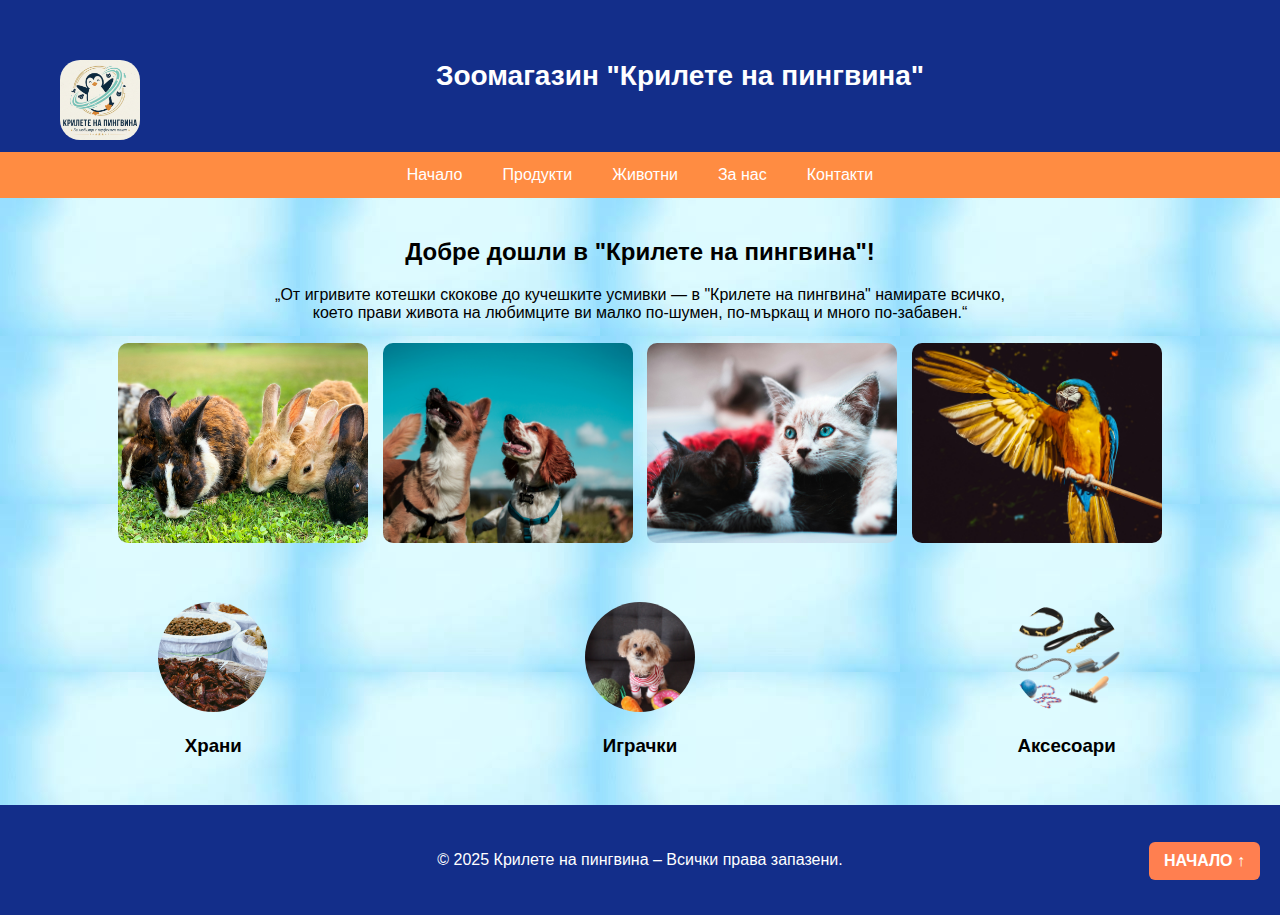
<file: index.html>
﻿<!DOCTYPE html>

<html lang="en" xmlns="http://www.w3.org/1999/xhtml">
<head>
    <meta charset="utf-8" />
    <title>Крилете на пингвина – Начало</title>
    <link rel="stylesheet" href="styles.css">
</head>
<body>

    <header>
        <img src="Images/logo1.png" alt="Лого на Крилете на пингвина" class="logo">
        <h1>Зоомагазин "Крилете на пингвина"</h1>
    </header>

    <nav>
        <ul>
            <li><a href="index.html">Начало</a></li>
            <li class="dropdown">
                <a href="#">Продукти</a>
                <div class="dropdown-content">
                    <a href="foods.html">Храни</a>
                    <a href="toys.html">Играчки</a>
                    <a href="accessories.html">Аксесоари</a>
                </div>
            </li>
            <li class="dropdown">
                <a href="#">Животни</a>
                <div class="dropdown-content">
                    <a href="dogs.html">Кучета</a>
                    <a href="cats.html">Котки</a>
                    <a href="fish.html">Риби</a>
                    <a href="parrots.html">Папагали</a>
                </div>
            </li>
            <li><a href="about.html">За нас</a></li>
            <li><a href="contact.html">Контакти</a></li>
        </ul>
    </nav>

    <a class="back-to-top" href="#">НАЧАЛО ↑</a>
    <div class="animals">
        <h2>Добре дошли в "Крилете на пингвина"!</h2>
        <p>
            „От игривите котешки скокове до кучешките усмивки — в "Крилете на пингвина" намирате всичко, <br />което прави живота на любимците ви малко по-шумен,
            по-мъркащ и много по-забавен.“
        </p>
        <img src="Images/photo1.jpg" alt="photo1">
        <img src="Images/photo2.jpg" alt="photo2">
        <img src="Images/photo3.jpg" alt="photo3">
        <img src="Images/photo4.jpg" alt="photo4">
    </div>
    <div class="categories">
        <div>
            <a href="foods.html">
                <img src="Images/photo5.jpg" alt="photo5">
            </a>
            <h3>Храни</h3>
        </div>
        <div>
            <a href="toys.html">
                <img src="Images/photo6.jpg" alt="photo6">
            </a>
            <h3>Играчки</h3>
        </div>
        <div>
            <a href="accessories.html">
                <img src="Images/photo7.png" alt="photo7">
            </a>
            <h3>Аксесоари</h3>
        </div>
    </div>
    <footer>
        <p>&copy; 2025 Крилете на пингвина – Всички права запазени.</p>
    </footer>
</body>
</html>
</file>
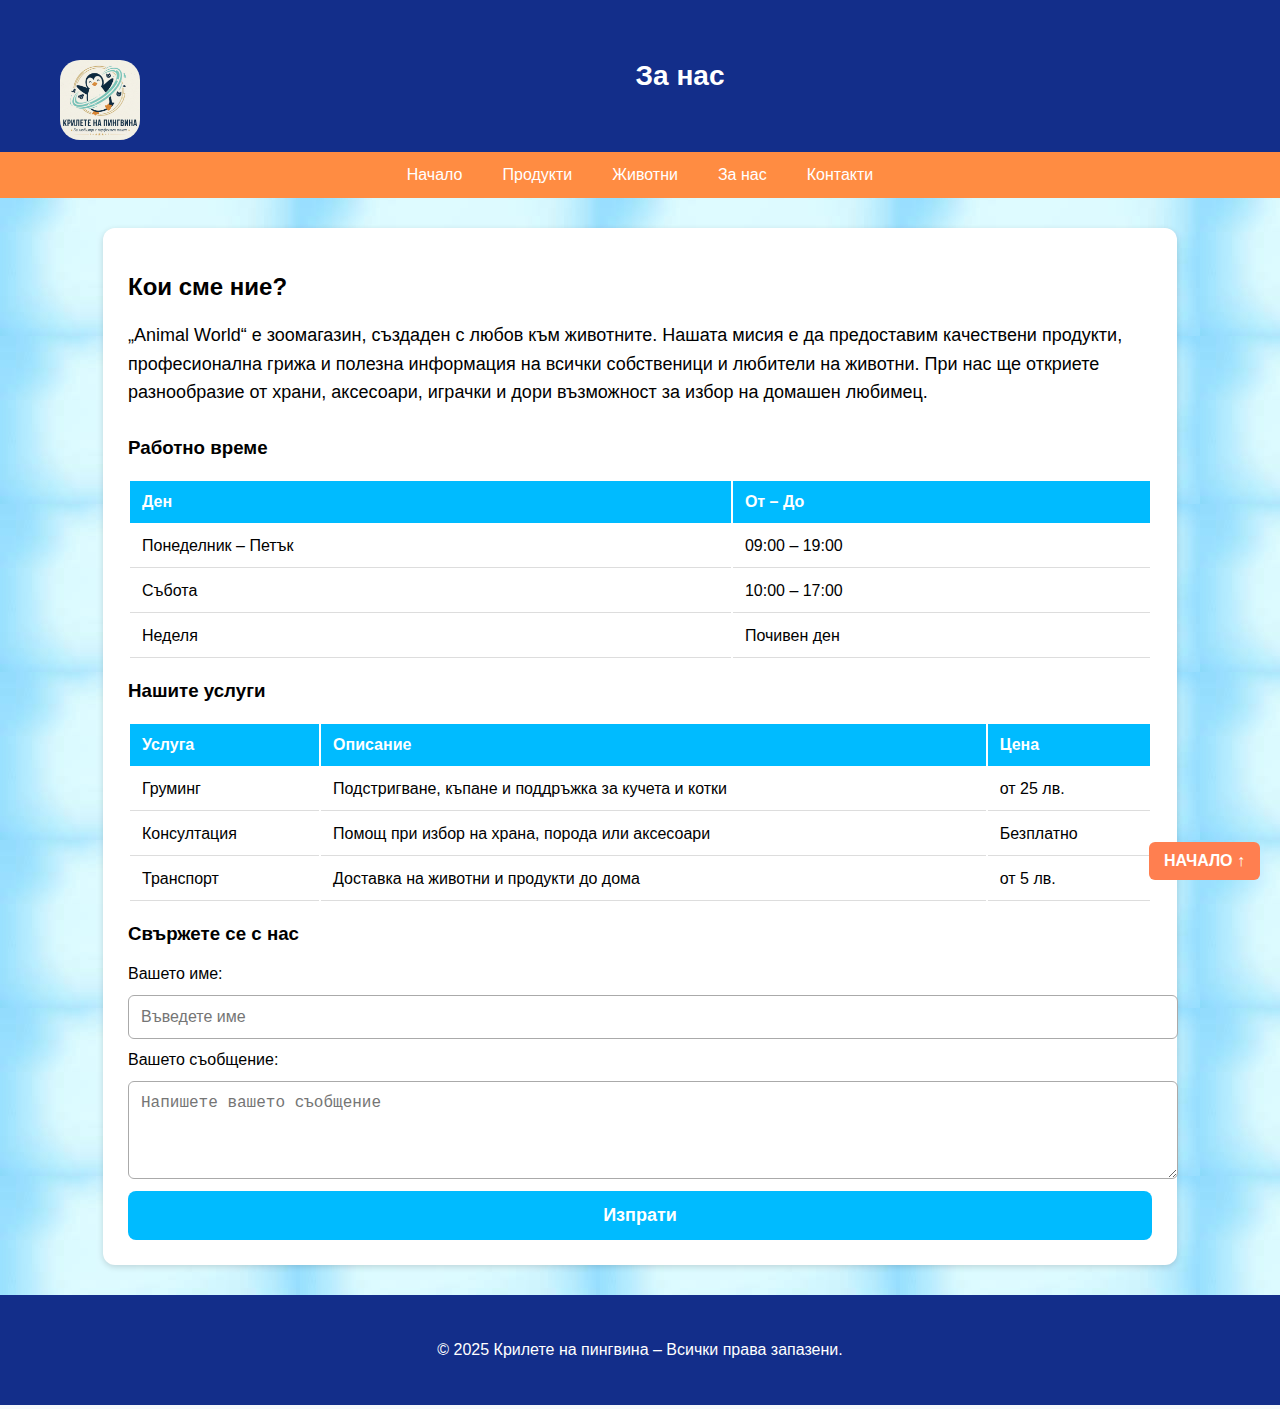
<file: about.html>
﻿<!DOCTYPE html>

<html lang="en" xmlns="http://www.w3.org/1999/xhtml">
<head>
    <meta charset="utf-8" />
    <title>Animal World – За нас</title>
    <link rel="stylesheet" href="styles.css">
</head>
<body>
    <header>
        <a href="index.html">
            <img src="Images/logo1.png" alt="Лого на Крилете на пингвина" class="logo">
        </a>
        <h1>За нас</h1>
    </header>

    <nav>
        <ul>
            <li><a href="index.html">Начало</a></li>

            <li class="dropdown">
                <a href="#">Продукти</a>
                <div class="dropdown-content">
                    <a href="foods.html">Храни</a>
                    <a href="toys.html">Играчки</a>
                    <a href="accessories.html">Аксесоари</a>
                </div>
            </li>

            <li class="dropdown">
                <a href="#">Животни</a>
                <div class="dropdown-content">
                    <a href="dogs.html">Кучета</a>
                    <a href="cats.html">Котки</a>
                    <a href="fish.html">Риби</a>
                    <a href="parrots.html">Папагали</a>
                </div>
            </li>

            <li><a href="about.html">За нас</a></li>
            <li><a href="contact.html">Контакти</a></li>
        </ul>
    </nav>

    <section class="about-container">
        <h2>Кои сме ние?</h2>
        <p class="about-text">
            „Animal World“ е зоомагазин, създаден с любов към животните. Нашата мисия е
            да предоставим качествени продукти, професионална грижа и полезна информация
            на всички собственици и любители на животни. При нас ще откриете разнообразие
            от храни, аксесоари, играчки и дори възможност за избор на домашен любимец.
        </p>

        <h3>Работно време</h3>
        <table class="info-table">
            <tr>
                <th>Ден</th>
                <th>От – До</th>
            </tr>
            <tr>
                <td>Понеделник – Петък</td>
                <td>09:00 – 19:00</td>
            </tr>
            <tr>
                <td>Събота</td>
                <td>10:00 – 17:00</td>
            </tr>
            <tr>
                <td>Неделя</td>
                <td>Почивен ден</td>
            </tr>
        </table>

        <h3>Нашите услуги</h3>
        <table class="info-table">
            <tr>
                <th>Услуга</th>
                <th>Описание</th>
                <th>Цена</th>
            </tr>
            <tr>
                <td>Груминг</td>
                <td>Подстригване, къпане и поддръжка за кучета и котки</td>
                <td>от 25 лв.</td>
            </tr>
            <tr>
                <td>Консултация</td>
                <td>Помощ при избор на храна, порода или аксесоари</td>
                <td>Безплатно</td>
            </tr>
            <tr>
                <td>Транспорт</td>
                <td>Доставка на животни и продукти до дома</td>
                <td>от 5 лв.</td>
            </tr>
        </table>

        <h3>Свържете се с нас</h3>
        <form class="contact-form">
            <label>Вашето име:</label>
            <input type="text" placeholder="Въведете име">

            <label>Вашето съобщение:</label>
            <textarea rows="4" placeholder="Напишете вашето съобщение"></textarea>

            <button type="submit" class="send-btn">Изпрати</button>
        </form>
    </section>

    <footer>
        <p>&copy; 2025 Крилете на пингвина – Всички права запазени.</p>
    </footer>

    <a class="back-to-top" href="#">НАЧАЛО ↑</a>

</body>
</html>
</file>
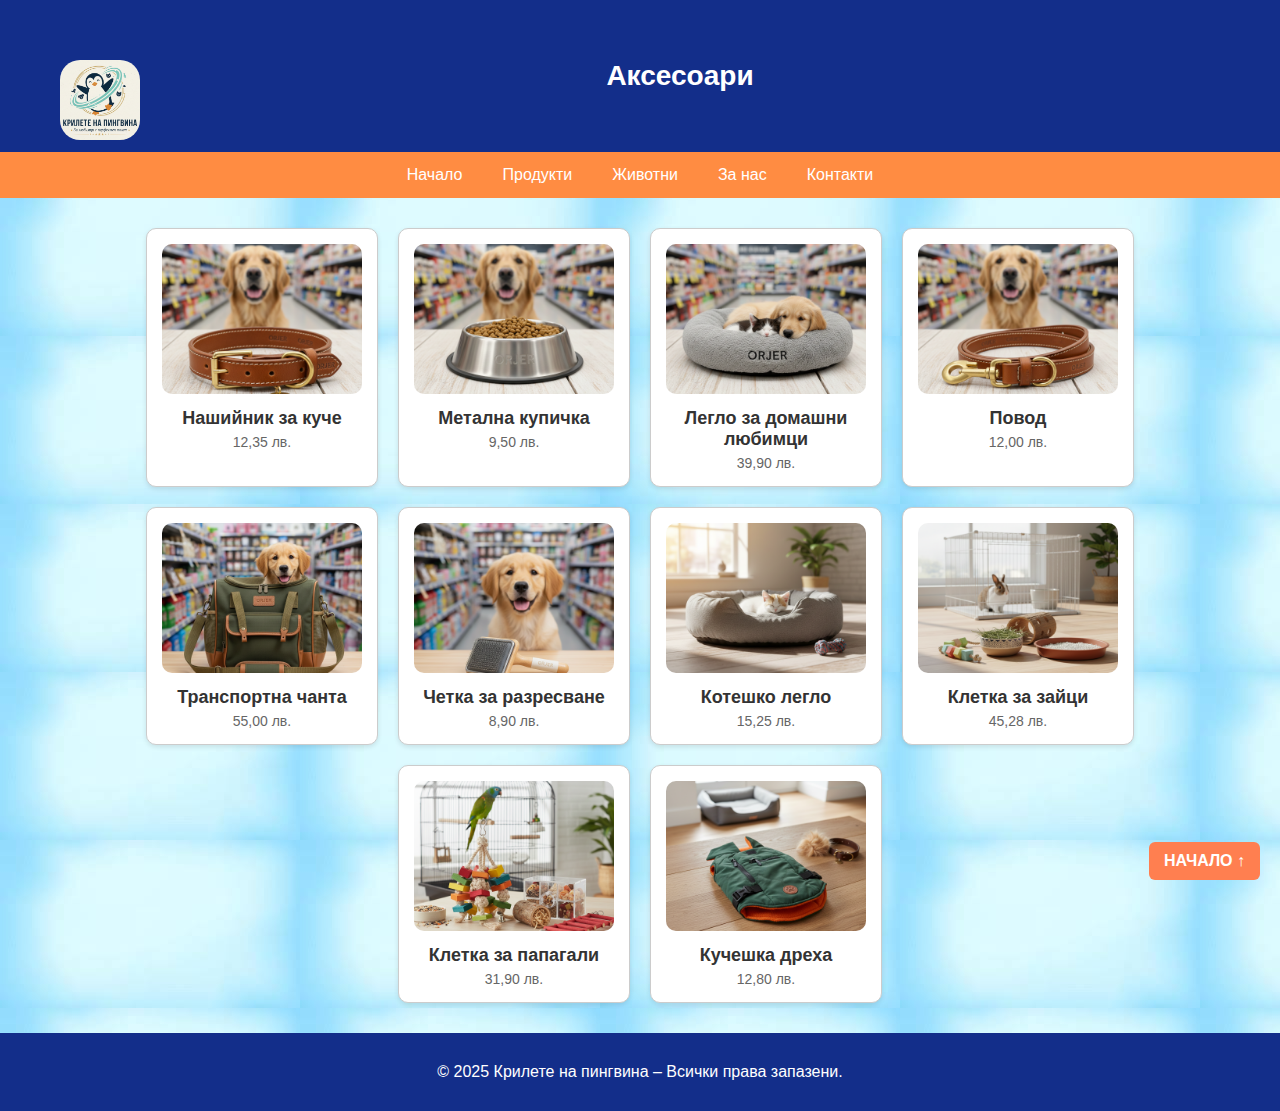
<file: accessories.html>
﻿<!DOCTYPE html>

<html lang="en" xmlns="http://www.w3.org/1999/xhtml">
<head>
    <meta charset="utf-8" />
    <title>Продукти – Аксесоари</title>
    <link rel="stylesheet" href="styles.css">
</head>
<body>
    <header>
        <a href="index.html">
            <img src="Images/logo1.png" alt="Лого на Крилете на пингвина" class="logo">
        </a>
        <h1> Аксесоари</h1>
    </header>

    <nav>
        <ul>
            <li><a href="index.html">Начало</a></li>
            <li class="dropdown">
                <a href="#">Продукти</a>
                <div class="dropdown-content">
                    <a href="foods.html">Храни</a>
                    <a href="toys.html">Играчки</a>
                    <a href="accessories.html">Аксесоари</a>
                </div>
            </li>
            <li class="dropdown">
                <a href="#">Животни</a>
                <div class="dropdown-content">
                    <a href="dogs.html">Кучета</a>
                    <a href="cats.html">Котки</a>
                    <a href="fish.html">Риби</a>
                    <a href="parrots.html">Папагали</a>
                </div>
            </li>
            <li><a href="about.html">За нас</a></li>
            <li><a href="contact.html">Контакти</a></li>
        </ul>
    </nav>

    <a class="back-to-top" href="#">НАЧАЛО ↑</a>

    <section class="accessories products">
        <div class="product-card">
            <img src="Images/dogacc.png" alt="Продукт 1">
            <h3>Нашийник за куче</h3>
            <p>12,35 лв.</p>
        </div>

        <div class="product-card">
            <img src="Images/dogkupa.png" alt="Продукт 2">
            <h3>Метална купичка</h3>
            <p>9,50 лв.</p>
        </div>

        <div class="product-card">
            <img src="Images/animalbed.png" alt="Продукт 3">
            <h3>Легло за домашни любимци</h3>
            <p>39,90 лв.</p>
        </div>

        <div class="product-card">
            <img src="Images/dogpovod.png" alt="Продукт 4">
            <h3>Повод</h3>
            <p>12,00 лв.</p>
        </div>

        <div class="product-card">
            <img src="Images/bag.png" alt="Продукт 5">
            <h3>Транспортна чанта</h3>
            <p>55,00 лв.</p>
        </div>

        <div class="product-card">
            <img src="Images/chetka.png" alt="Продукт 6">
            <h3>Четка за разресване</h3>
            <p>8,90 лв.</p>
        </div>
        <div class="product-card">
            <img src="Images/catbed.png" alt="Продукт 7">
            <h3>Котешко легло</h3>
            <p>15,25 лв.</p>
        </div>
        <div class="product-card">
            <img src="Images/rabbitcage.png" alt="Продукт 8">
            <h3>Клетка за зайци</h3>
            <p>45,28 лв.</p>
        </div>
        <div class="product-card">
            <img src="Images/parrotcage.png" alt="Продукт 9">
            <h3>Клетка за папагали</h3>
            <p>31,90 лв.</p>
        </div>
        <div class="product-card">
            <img src="Images/dogclothing.png" alt="Продукт 10">
            <h3>Кучешка дреха</h3>
            <p>12,80 лв.</p>
        </div>
    </section>

    <footer>
        &copy; 2025 Крилете на пингвина – Всички права запазени.
    </footer>

</body>
</html>
</file>
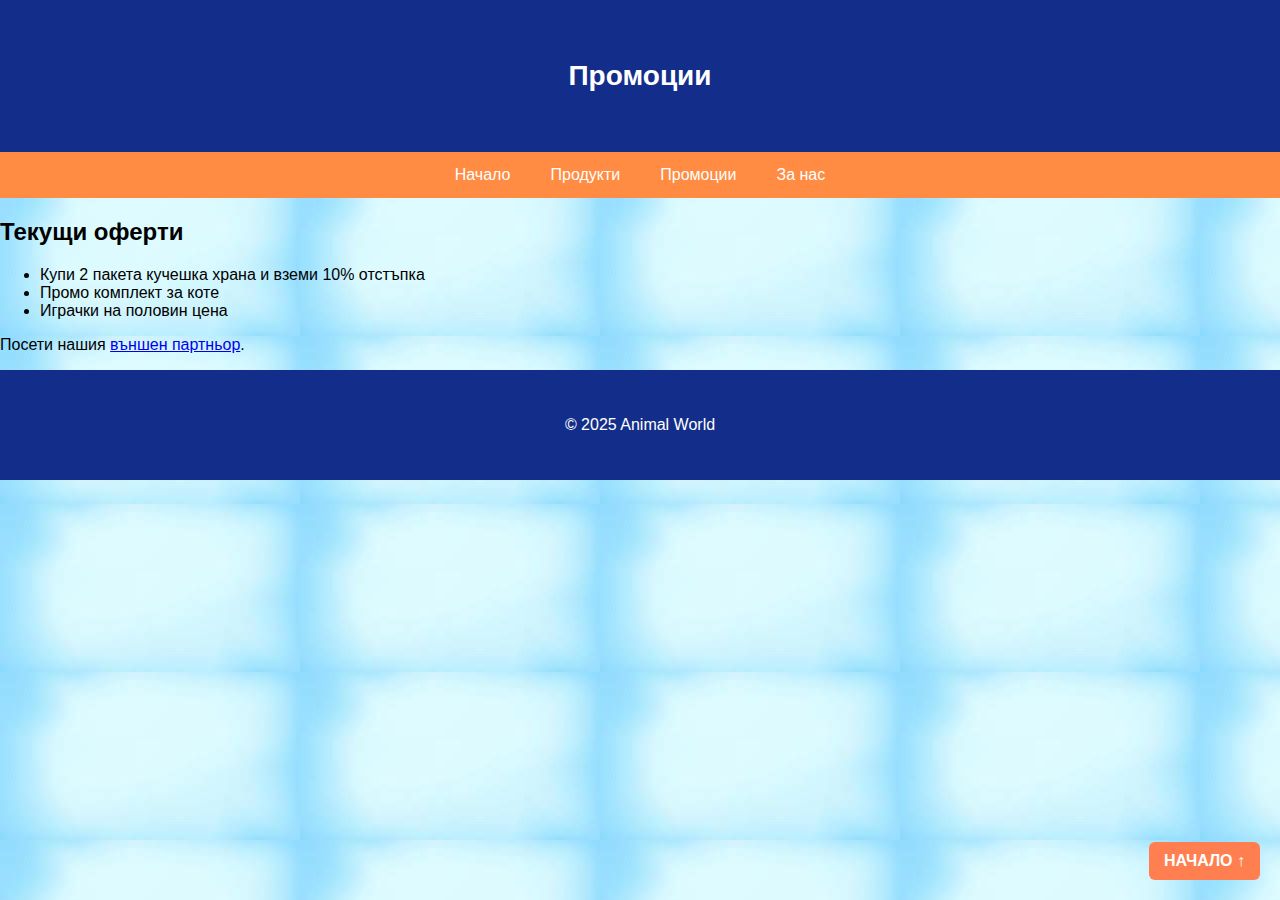
<file: animals.html.html>
﻿<!DOCTYPE html>

<html lang="en" xmlns="http://www.w3.org/1999/xhtml">
<head>
    <meta charset="utf-8" />
    <title>Animal World – Промоции</title>
    <link rel="stylesheet" href="styles.css">
</head>
<body>
    <header>
        <h1>Промоции</h1>
    </header>

    <nav>
        <ul>
            <li><a href="index.html">Начало</a></li>
            <li><a href="products.html">Продукти</a></li>
            <li><a href="promo.html">Промоции</a></li>
            <li><a href="about.html">За нас</a></li>
        </ul>
    </nav>

    <section>
        <h2>Текущи оферти</h2>

        <ul>
            <li>Купи 2 пакета кучешка храна и вземи 10% отстъпка</li>
            <li>Промо комплект за коте</li>
            <li>Играчки на половин цена</li>
        </ul>

        <p>Посети нашия <a href="https://google.com" target="_blank">външен партньор</a>.</p>
    </section>

    <footer>
        <p>© 2025 Animal World</p>
    </footer>

    <a class="back-to-top" href="#">НАЧАЛО ↑</a>
</body>
</html>
</file>
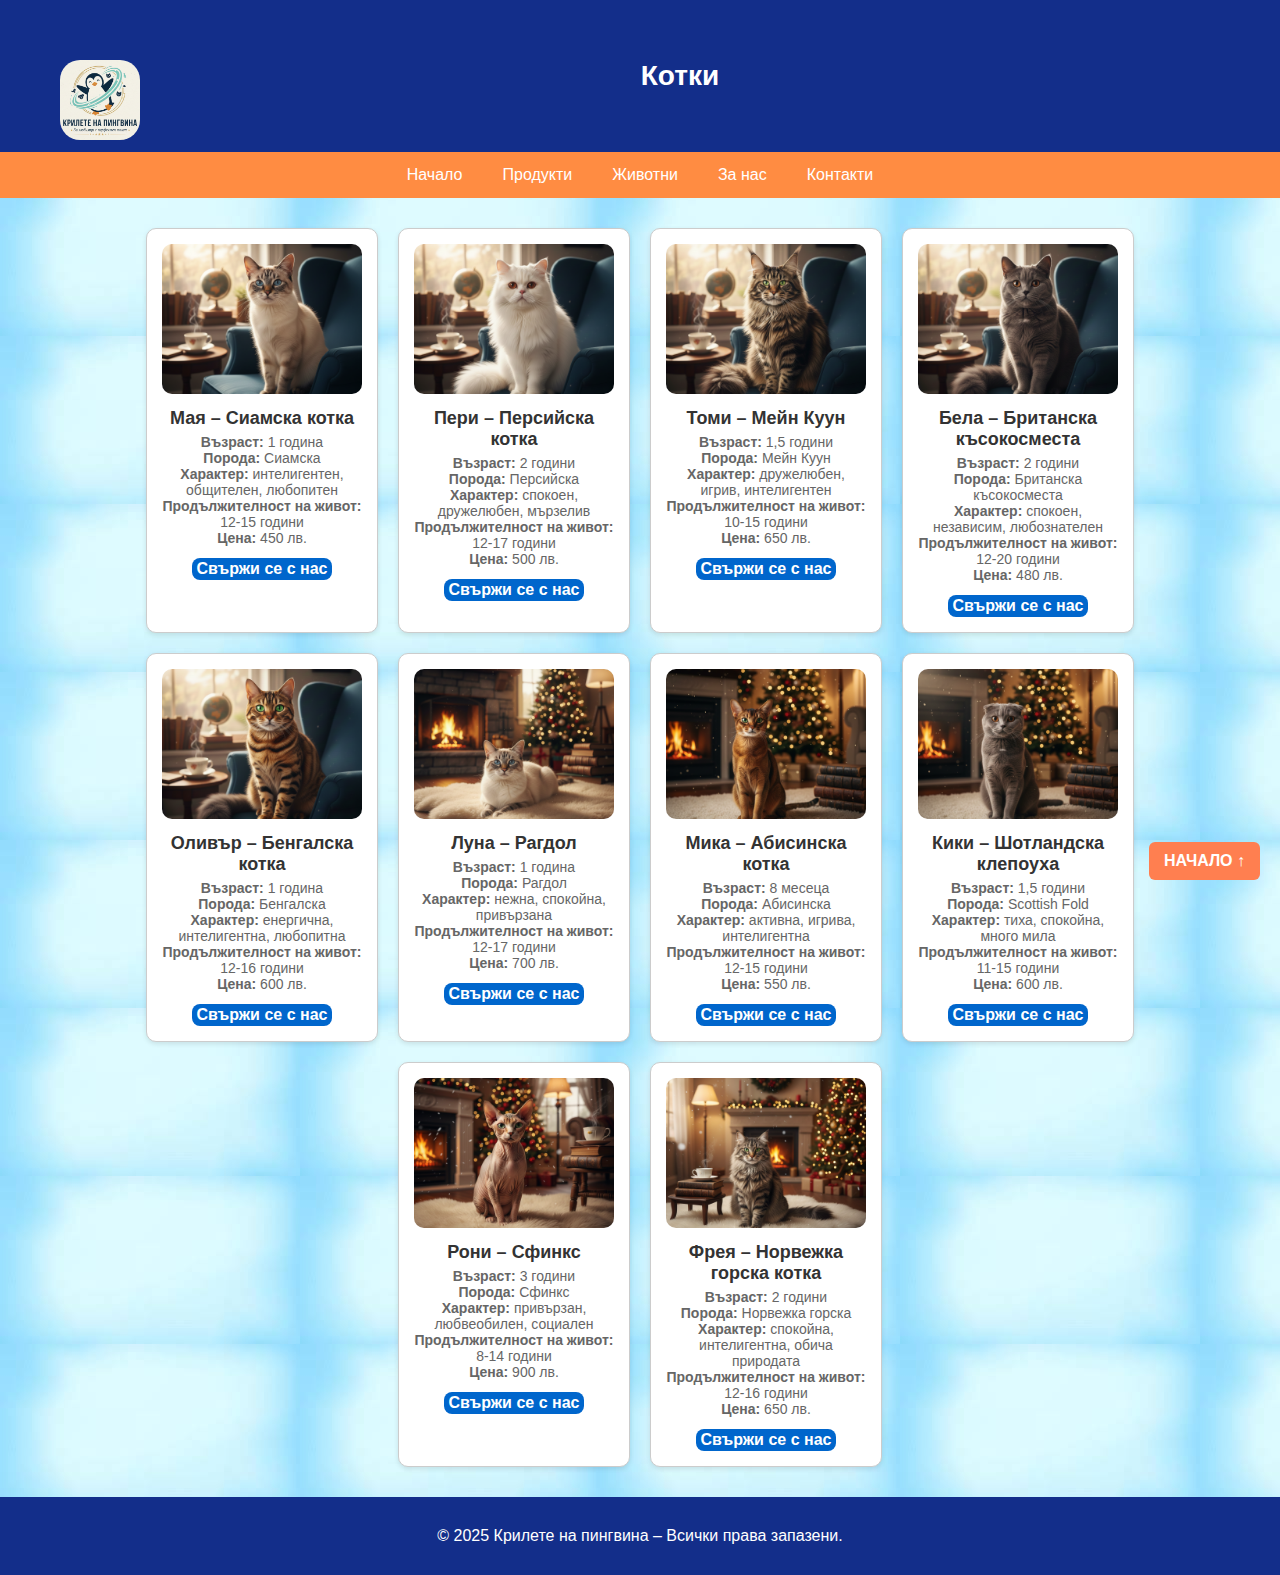
<file: cats.html>
﻿<!DOCTYPE html>

<html lang="en" xmlns="http://www.w3.org/1999/xhtml">
<head>
    <meta charset="utf-8" />
    <title>Животни - Котки</title>
    <link rel="stylesheet" href="styles.css">
</head>
<body>
    <header>
        <a href="index.html">
            <img src="Images/logo1.png" alt="Лого на Крилете на пингвина" class="logo">
        </a>
        <h1>Котки</h1>
    </header>

    <nav>
        <ul>
            <li><a href="index.html">Начало</a></li>
            <li class="dropdown">
                <a href="#">Продукти</a>
                <div class="dropdown-content">
                    <a href="foods.html">Храни</a>
                    <a href="toys.html">Играчки</a>
                    <a href="accessories.html">Аксесоари</a>
                </div>
            </li>
            <li class="dropdown">
                <a href="#">Животни</a>
                <div class="dropdown-content">
                    <a href="dogs.html">Кучета</a>
                    <a href="cats.html">Котки</a>
                    <a href="fish.html">Риби</a>
                    <a href="parrots.html">Папагали</a>
                </div>
            </li>
            <li><a href="about.html">За нас</a></li>
            <li><a href="contact.html">Контакти</a></li>
        </ul>
    </nav>

    <a class="back-to-top" href="#">НАЧАЛО ↑</a>

    <section class="products">

        <div class="product-card">
            <img src="Images/siamska.png" alt="Мая – Сиамска котка">
            <h3>Мая – Сиамска котка</h3>
            <p><strong>Възраст:</strong> 1 година</p>
            <p><strong>Порода:</strong> Сиамска</p>
            <p><strong>Характер:</strong> интелигентен, общителен, любопитен</p>
            <p><strong>Продължителност на живот:</strong> 12-15 години</p>
            <p><strong>Цена:</strong> 450 лв.</p>
            <a href="contact.html" class="btn-contact">Свържи се с нас</a>
        </div>

        <div class="product-card">
            <img src="Images/persi.png" alt="Пери – Персийска котка">
            <h3>Пери – Персийска котка</h3>
            <p><strong>Възраст:</strong> 2 години</p>
            <p><strong>Порода:</strong> Персийска</p>
            <p><strong>Характер:</strong> спокоен, дружелюбен, мързелив</p>
            <p><strong>Продължителност на живот:</strong> 12-17 години</p>
            <p><strong>Цена:</strong> 500 лв.</p>
            <a href="contact.html" class="btn-contact">Свържи се с нас</a>
        </div>

        <div class="product-card">
            <img src="Images/mejnkuun.png" alt="Томи – Мейн Куун">
            <h3>Томи – Мейн Куун</h3>
            <p><strong>Възраст:</strong> 1,5 години</p>
            <p><strong>Порода:</strong> Мейн Куун</p>
            <p><strong>Характер:</strong> дружелюбен, игрив, интелигентен</p>
            <p><strong>Продължителност на живот:</strong> 10-15 години</p>
            <p><strong>Цена:</strong> 650 лв.</p>
            <a href="contact.html" class="btn-contact">Свържи се с нас</a>
        </div>

        <div class="product-card">
            <img src="Images/britanska.png" alt="Бела – Британска късокосместа">
            <h3>Бела – Британска късокосместа</h3>
            <p><strong>Възраст:</strong> 2 години</p>
            <p><strong>Порода:</strong> Британска късокосместа</p>
            <p><strong>Характер:</strong> спокоен, независим, любознателен</p>
            <p><strong>Продължителност на живот:</strong> 12-20 години</p>
            <p><strong>Цена:</strong> 480 лв.</p>
            <a href="contact.html" class="btn-contact">Свържи се с нас</a>
        </div>

        <div class="product-card">
            <img src="Images/bengalska.png" alt="Оливър – Бенгалска котка">
            <h3>Оливър – Бенгалска котка</h3>
            <p><strong>Възраст:</strong> 1 година</p>
            <p><strong>Порода:</strong> Бенгалска</p>
            <p><strong>Характер:</strong> енергична, интелигентна, любопитна</p>
            <p><strong>Продължителност на живот:</strong> 12-16 години</p>
            <p><strong>Цена:</strong> 600 лв.</p>
            <a href="contact.html" class="btn-contact">Свържи се с нас</a>
        </div>
        <div class="product-card">
            <img src="Images/ragdol.png" alt="Луна – Рагдол">
            <h3>Луна – Рагдол</h3>
            <p><strong>Възраст:</strong> 1 година</p>
            <p><strong>Порода:</strong> Рагдол</p>
            <p><strong>Характер:</strong> нежна, спокойна, привързана</p>
            <p><strong>Продължителност на живот:</strong> 12-17 години</p>
            <p><strong>Цена:</strong> 700 лв.</p>
            <a href="contact.html" class="btn-contact">Свържи се с нас</a>
        </div>
        <div class="product-card">
            <img src="Images/abyssinian.png" alt="Мика – Абисинска котка">
            <h3>Мика – Абисинска котка</h3>
            <p><strong>Възраст:</strong> 8 месеца</p>
            <p><strong>Порода:</strong> Абисинска</p>
            <p><strong>Характер:</strong> активна, игрива, интелигентна</p>
            <p><strong>Продължителност на живот:</strong> 12-15 години</p>
            <p><strong>Цена:</strong> 550 лв.</p>
            <a href="contact.html" class="btn-contact">Свържи се с нас</a>
        </div>
        <div class="product-card">
            <img src="Images/scottishfold.png" alt="Кики – Шотландска клепоуха">
            <h3>Кики – Шотландска клепоуха</h3>
            <p><strong>Възраст:</strong> 1,5 години</p>
            <p><strong>Порода:</strong> Scottish Fold</p>
            <p><strong>Характер:</strong> тиха, спокойна, много мила</p>
            <p><strong>Продължителност на живот:</strong> 11-15 години</p>
            <p><strong>Цена:</strong> 600 лв.</p>
            <a href="contact.html" class="btn-contact">Свържи се с нас</a>
        </div>
        <div class="product-card">
            <img src="Images/sphynx.png" alt="Рони – Сфинкс">
            <h3>Рони – Сфинкс</h3>
            <p><strong>Възраст:</strong> 3 години</p>
            <p><strong>Порода:</strong> Сфинкс</p>
            <p><strong>Характер:</strong> привързан, любвеобилен, социален</p>
            <p><strong>Продължителност на живот:</strong> 8-14 години</p>
            <p><strong>Цена:</strong> 900 лв.</p>
            <a href="contact.html" class="btn-contact">Свържи се с нас</a>
        </div>
        <div class="product-card">
            <img src="Images/norwegianforest.png" alt="Фрея – Норвежка горска котка">
            <h3>Фрея – Норвежка горска котка</h3>
            <p><strong>Възраст:</strong> 2 години</p>
            <p><strong>Порода:</strong> Норвежка горска</p>
            <p><strong>Характер:</strong> спокойна, интелигентна, обича природата</p>
            <p><strong>Продължителност на живот:</strong> 12-16 години</p>
            <p><strong>Цена:</strong> 650 лв.</p>
            <a href="contact.html" class="btn-contact">Свържи се с нас</a>
        </div>
    </section>

    <footer>
        &copy; 2025 Крилете на пингвина – Всички права запазени.
    </footer>


</body>
</html>
</file>
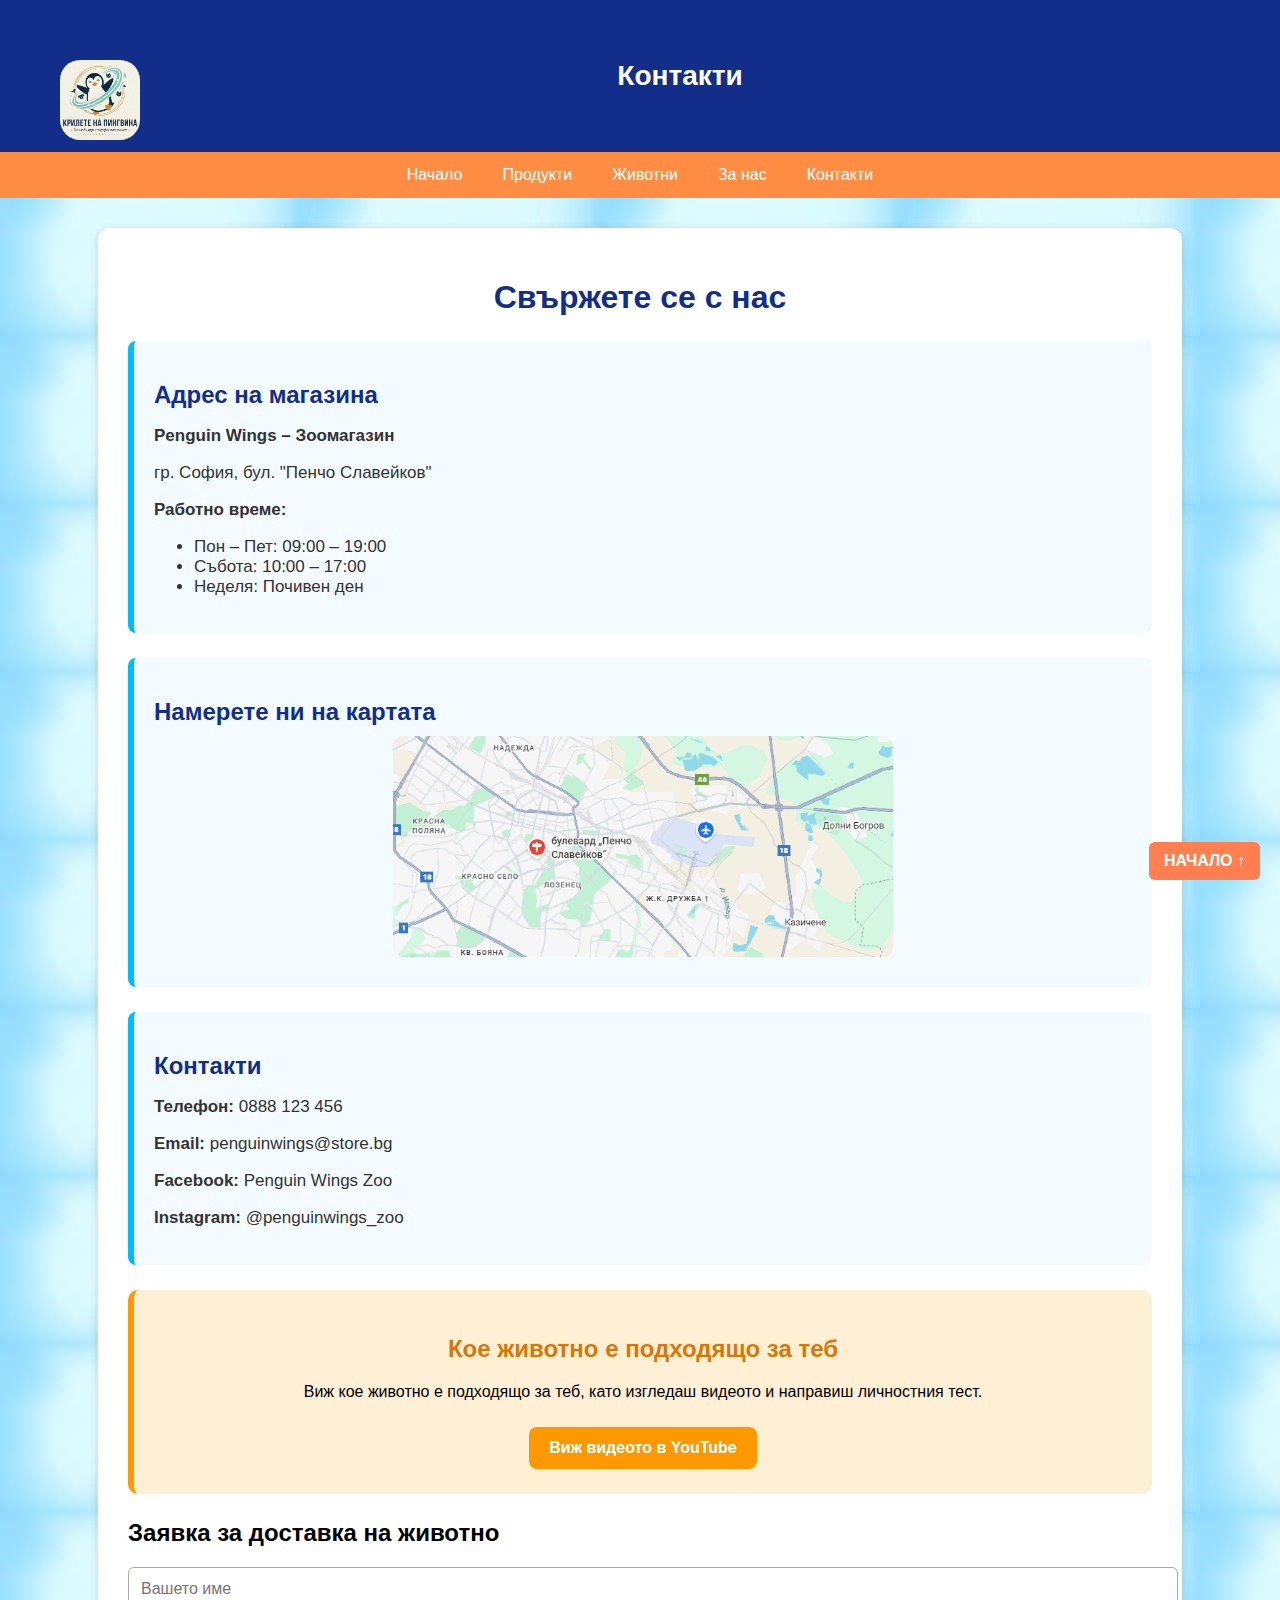
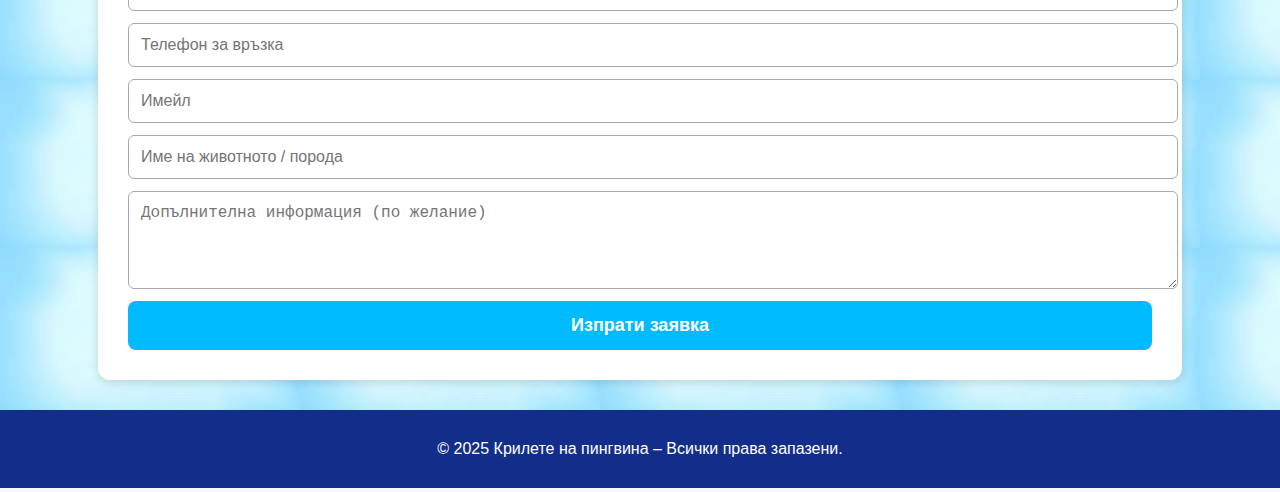
<file: contact.html>
﻿<!DOCTYPE html>

<html lang="en" xmlns="http://www.w3.org/1999/xhtml">
<head>
    <meta charset="utf-8" />
    <title>Penguin Wings - Контакти</title>
    <link rel="stylesheet" href="styles.css">
</head>
<body>
    <header>
        <a href="index.html">
            <img src="Images/logo1.png" alt="Лого на Крилете на пингвина" class="logo">
        </a>
        <h1>Контакти</h1>
    </header>

    <nav>
        <ul>
            <li><a href="index.html">Начало</a></li>
            <li class="dropdown">
                <a href="#">Продукти</a>
                <div class="dropdown-content">
                    <a href="foods.html">Храни</a>
                    <a href="toys.html">Играчки</a>
                    <a href="accessories.html">Аксесоари</a>
                </div>
            </li>
            <li class="dropdown">
                <a href="#">Животни</a>
                <div class="dropdown-content">
                    <a href="dogs.html">Кучета</a>
                    <a href="cats.html">Котки</a>
                    <a href="fish.html">Риби</a>
                    <a href="parrots.html">Папагали</a>
                </div>
            </li>
            <li><a href="about.html">За нас</a></li>
            <li><a href="contact.html">Контакти</a></li>
        </ul>
    </nav>

    <div class="contact-container">

        <h1 class="title">Свържете се с нас</h1>

        <div class="info">
            <h2>Адрес на магазина</h2>
            <p><strong>Penguin Wings – Зоомагазин</strong></p>
            <p>гр. София, бул. "Пенчо Славейков"</p>
            <p><strong>Работно време:</strong></p>
            <ul>
                <li>Пон – Пет: 09:00 – 19:00</li>
                <li>Събота: 10:00 – 17:00</li>
                <li>Неделя: Почивен ден</li>
            </ul>
        </div>

        <div class="info">
            <h2>Намерете ни на картата</h2>
            <img src="Images/map1.png" alt="Карта">
        </div>

        <div class="info">
            <h2>Контакти</h2>
            <p><strong>Телефон:</strong> 0888 123 456</p>
            <p><strong>Email:</strong> penguinwings@store.bg</p>
            <p><strong>Facebook:</strong> Penguin Wings Zoo</p>
            <p><strong>Instagram:</strong> @penguinwings_zoo</p>
        </div>

        <div class="video">
            <h2>Кое животно е подходящо за теб</h2>
            <p>Виж кое животно е подходящо за теб, като изгледаш видеото и направиш личностния тест.</p>

            <a href="https://www.youtube.com/watch?v=ITdL5Qrckzk" target="_blank">
                Виж видеото в YouTube
            </a>
        </div>

        <div class="info-block">
            <h2>Заявка за доставка на животно</h2>
            <form class="contact-form">
                <input type="text" placeholder="Вашето име" required>
                <input type="tel" placeholder="Телефон за връзка" required>
                <input type="email" placeholder="Имейл" required>
                <input type="text" placeholder="Име на животното / порода" required>
                <textarea rows="4" placeholder="Допълнителна информация (по желание)"></textarea>
                <button class="send-btn">Изпрати заявка</button>
            </form>
        </div>
    </div>
    <a class="back-to-top" href="#">НАЧАЛО ↑</a>

    <footer>
        &copy; 2025 Крилете на пингвина – Всички права запазени.
    </footer>

</body>
</html>
</file>
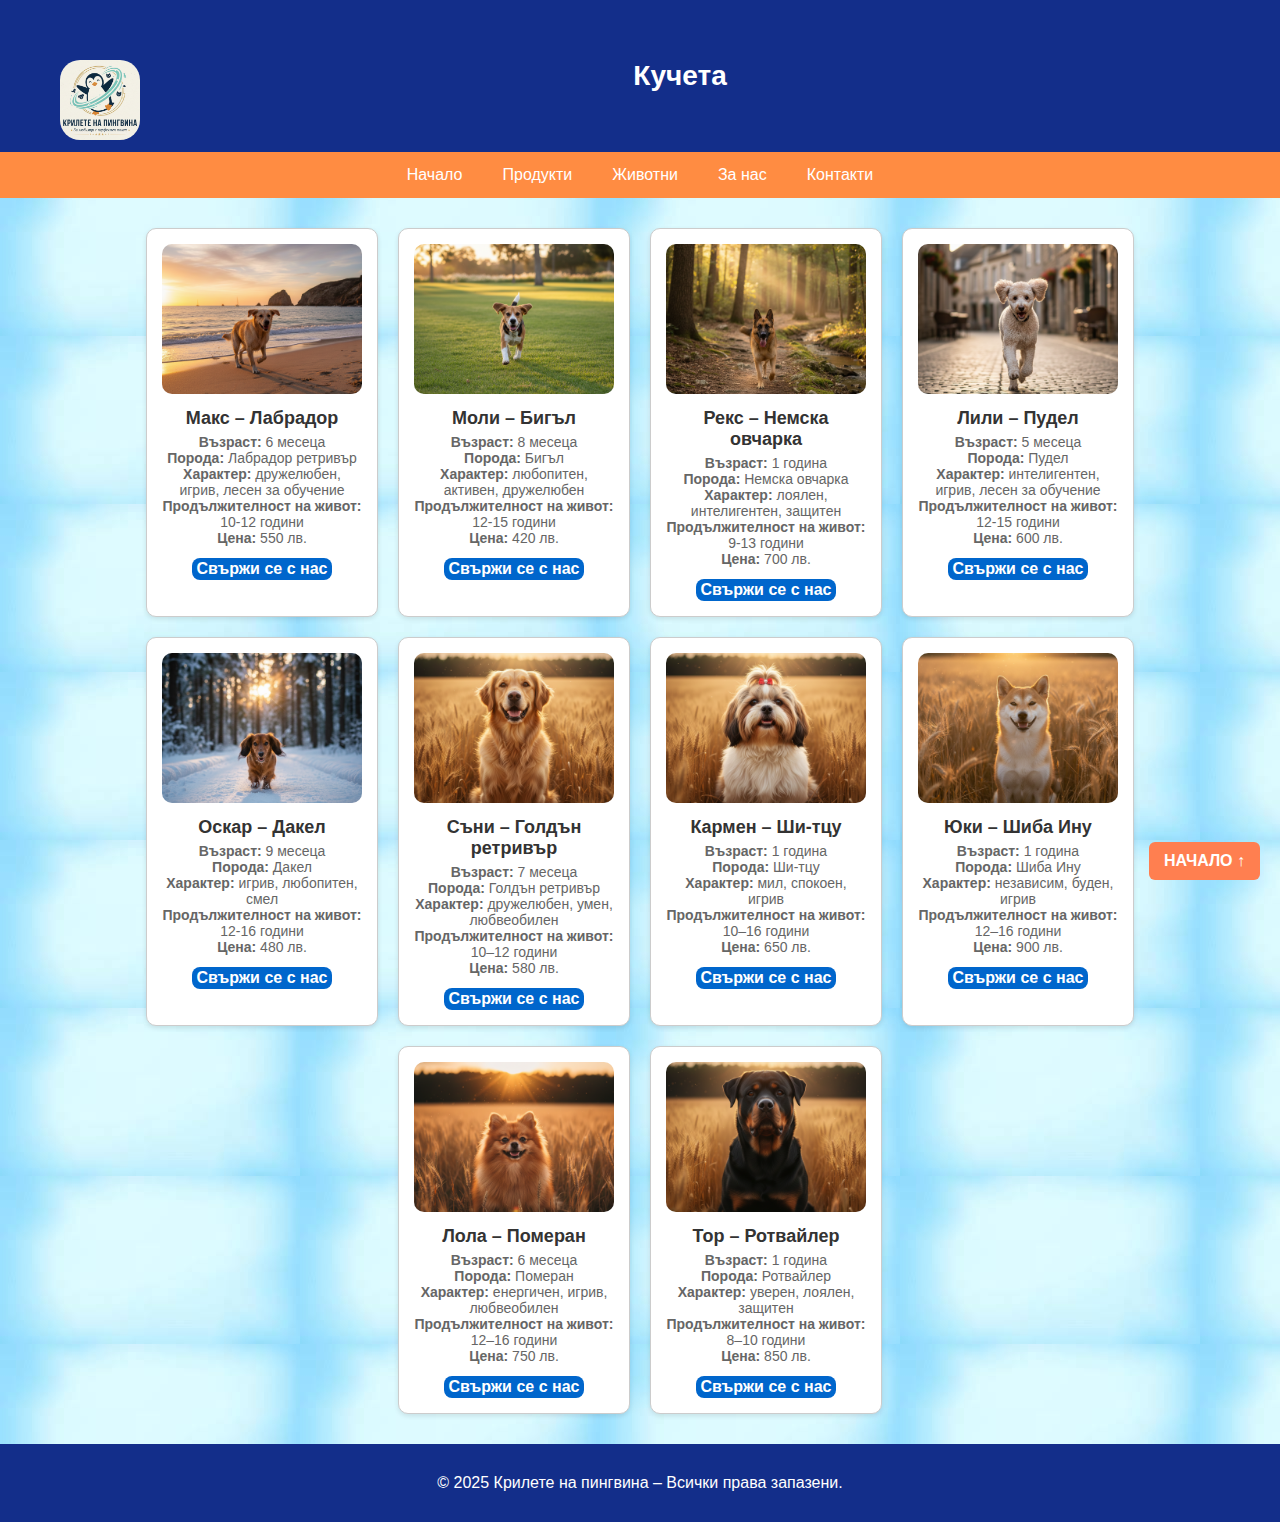
<file: dogs.html>
﻿<!DOCTYPE html>

<html lang="en" xmlns="http://www.w3.org/1999/xhtml">
<head>
    <meta charset="utf-8" />
    <title> Животни – Кучета </title>
    <link rel="stylesheet" href="styles.css">
</head>
<body>
    <header>
        <a href="index.html">
            <img src="Images/logo1.png" alt="Лого на Крилете на пингвина" class="logo">
        </a>
            <h1>Кучета</h1>
    </header>

    <nav>
        <ul>
            <li><a href="index.html">Начало</a></li>
            <li class="dropdown">
                <a href="#">Продукти</a>
                <div class="dropdown-content">
                    <a href="foods.html">Храни</a>
                    <a href="toys.html">Играчки</a>
                    <a href="accessories.html">Аксесоари</a>
                </div>
            </li>
            <li class="dropdown">
                <a href="#">Животни</a>
                <div class="dropdown-content">
                    <a href="dogs.html">Кучета</a>
                    <a href="cats.html">Котки</a>
                    <a href="fish.html">Риби</a>
                    <a href="parrots.html">Папагали</a>
                </div>
            </li>
            <li><a href="about.html">За нас</a></li>
            <li><a href="contact.html">Контакти</a></li>
        </ul>
    </nav>

    <a class="back-to-top" href="#">НАЧАЛО ↑</a>

    <section class="products">

        <div class="product-card">
            <img src="Images/labrador.png" alt="Макс – Лабрадор">
            <h3>Макс – Лабрадор</h3>
            <p><strong>Възраст:</strong> 6 месеца</p>
            <p><strong>Порода:</strong> Лабрадор ретривър</p>
            <p><strong>Характер:</strong> дружелюбен, игрив, лесен за обучение</p>
            <p><strong>Продължителност на живот:</strong> 10-12 години</p>
            <p><strong>Цена:</strong> 550 лв.</p>
            <a href="contact.html" class="btn-contact">Свържи се с нас</a>
        </div>

        <div class="product-card">
            <img src="Images/bigal.png" alt="Моли - Бигъл">
            <h3>Моли – Бигъл</h3>
            <p><strong>Възраст:</strong> 8 месеца</p>
            <p><strong>Порода:</strong> Бигъл</p>
            <p><strong>Характер:</strong> любопитен, активен, дружелюбен</p>
            <p><strong>Продължителност на живот:</strong> 12-15 години</p>
            <p><strong>Цена:</strong> 420 лв.</p>
            <a href="contact.html" class="btn-contact">Свържи се с нас</a>
        </div>

        <div class="product-card">
            <img src="Images/nemskaovcharka.png" alt="Рекс – Немска овчарка">
            <h3>Рекс – Немска овчарка</h3>
            <p><strong>Възраст:</strong> 1 година</p>
            <p><strong>Порода:</strong> Немска овчарка</p>
            <p><strong>Характер:</strong> лоялен, интелигентен, защитен</p>
            <p><strong>Продължителност на живот:</strong> 9-13 години</p>
            <p><strong>Цена:</strong> 700 лв.</p>
            <a href="contact.html" class="btn-contact">Свържи се с нас</a>
        </div>

        <div class="product-card">
            <img src="Images/pudel.png" alt="Лили – Пудел">
            <h3>Лили – Пудел</h3>
            <p><strong>Възраст:</strong> 5 месеца</p>
            <p><strong>Порода:</strong> Пудел</p>
            <p><strong>Характер:</strong> интелигентен, игрив, лесен за обучение</p>
            <p><strong>Продължителност на живот:</strong> 12-15 години</p>
            <p><strong>Цена:</strong> 600 лв.</p>
            <a href="contact.html" class="btn-contact">Свържи се с нас</a>
        </div>

        <div class="product-card">
            <img src="Images/dakel.png" alt="Оскар – Дакел">
            <h3>Оскар – Дакел</h3>
            <p><strong>Възраст:</strong> 9 месеца</p>
            <p><strong>Порода:</strong> Дакел </p>
            <p><strong>Характер:</strong> игрив, любопитен, смел</p>
            <p><strong>Продължителност на живот:</strong> 12-16 години</p>
            <p><strong>Цена:</strong> 480 лв.</p>
            <a href="contact.html" class="btn-contact">Свържи се с нас</a>
        </div>
        <div class="product-card">
            <img src="Images/golden.png" alt="Съни – Голдън ретривър">
            <h3>Съни – Голдън ретривър</h3>
            <p><strong>Възраст:</strong> 7 месеца</p>
            <p><strong>Порода:</strong> Голдън ретривър</p>
            <p><strong>Характер:</strong> дружелюбен, умен, любвеобилен</p>
            <p><strong>Продължителност на живот:</strong> 10–12 години</p>
            <p><strong>Цена:</strong> 580 лв.</p>
            <a href="contact.html" class="btn-contact">Свържи се с нас</a>
        </div>
        <div class="product-card">
            <img src="Images/shitzu.png" alt="Кармен – Ши-тцу">
            <h3>Кармен – Ши-тцу</h3>
            <p><strong>Възраст:</strong> 1 година</p>
            <p><strong>Порода:</strong> Ши-тцу</p>
            <p><strong>Характер:</strong> мил, спокоен, игрив</p>
            <p><strong>Продължителност на живот:</strong> 10–16 години</p>
            <p><strong>Цена:</strong> 650 лв.</p>
            <a href="contact.html" class="btn-contact">Свържи се с нас</a>
        </div>
        <div class="product-card">
            <img src="Images/shibainu.png" alt="Юки – Шиба Ину">
            <h3>Юки – Шиба Ину</h3>
            <p><strong>Възраст:</strong> 1 година</p>
            <p><strong>Порода:</strong> Шиба Ину</p>
            <p><strong>Характер:</strong> независим, буден, игрив</p>
            <p><strong>Продължителност на живот:</strong> 12–16 години</p>
            <p><strong>Цена:</strong> 900 лв.</p>
            <a href="contact.html" class="btn-contact">Свържи се с нас</a>
        </div>
        <div class="product-card">
            <img src="Images/pomeran.png" alt="Лола – Померан">
            <h3>Лола – Померан</h3>
            <p><strong>Възраст:</strong> 6 месеца</p>
            <p><strong>Порода:</strong> Померан</p>
            <p><strong>Характер:</strong> енергичен, игрив, любвеобилен</p>
            <p><strong>Продължителност на живот:</strong> 12–16 години</p>
            <p><strong>Цена:</strong> 750 лв.</p>
            <a href="contact.html" class="btn-contact">Свържи се с нас</a>
        </div>
        <div class="product-card">
            <img src="Images/rottweiler.png" alt="Тор – Ротвайлер">
            <h3>Тор – Ротвайлер</h3>
            <p><strong>Възраст:</strong> 1 година</p>
            <p><strong>Порода:</strong> Ротвайлер</p>
            <p><strong>Характер:</strong> уверен, лоялен, защитен</p>
            <p><strong>Продължителност на живот:</strong> 8–10 години</p>
            <p><strong>Цена:</strong> 850 лв.</p>
            <a href="contact.html" class="btn-contact">Свържи се с нас</a>
        </div>
    </section>

    <footer>
        &copy; 2025 Крилете на пингвина – Всички права запазени.
    </footer>
</body>
</html>
</file>
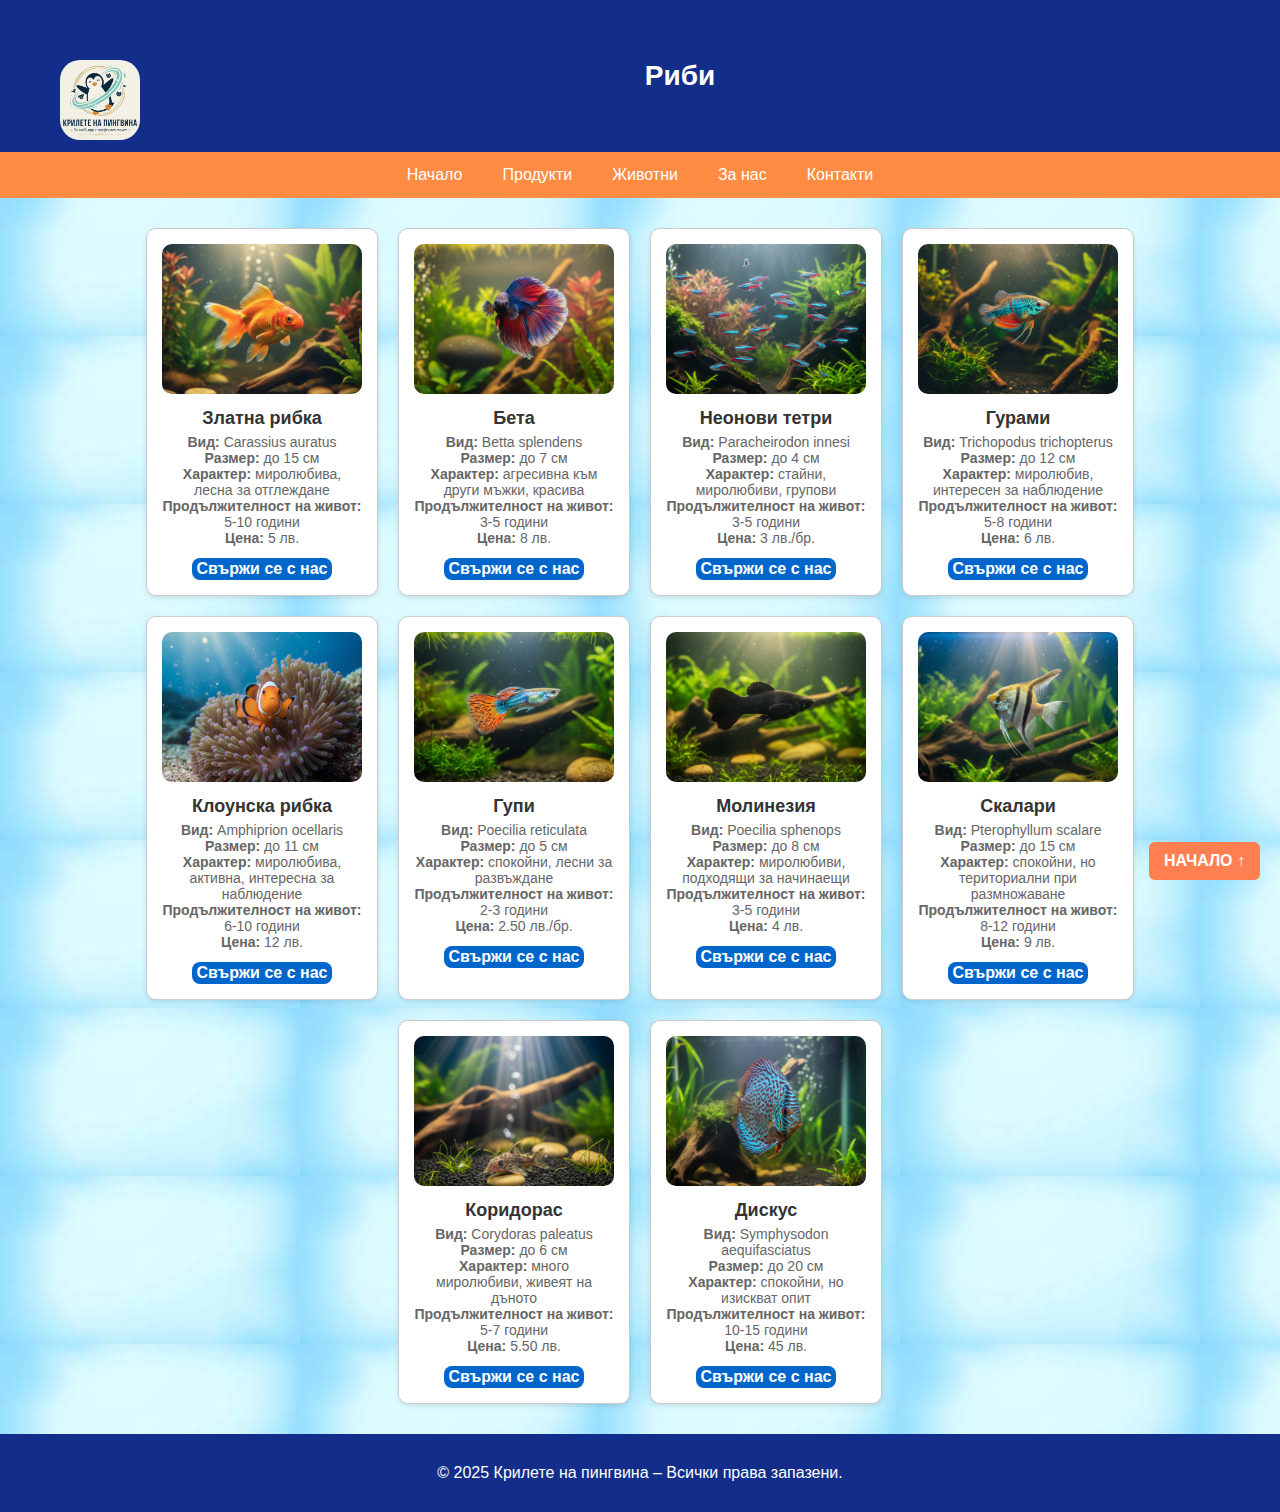
<file: fish.html>
﻿<!DOCTYPE html>

<html lang="en" xmlns="http://www.w3.org/1999/xhtml">
<head>
    <meta charset="utf-8" />
    <title>Животни - Риби</title>
    <link rel="stylesheet" href="styles.css">
</head>
<body>
    <header>
        <a href="index.html">
            <img src="Images/logo1.png" alt="Лого на Крилете на пингвина" class="logo">
        </a>
        <h1>Риби</h1>
    </header>

    <nav>
        <ul>
            <li><a href="index.html">Начало</a></li>
            <li class="dropdown">
                <a href="#">Продукти</a>
                <div class="dropdown-content">
                    <a href="foods.html">Храни</a>
                    <a href="toys.html">Играчки</a>
                    <a href="accessories.html">Аксесоари</a>
                </div>
            </li>
            <li class="dropdown">
                <a href="#">Животни</a>
                <div class="dropdown-content">
                    <a href="dogs.html">Кучета</a>
                    <a href="cats.html">Котки</a>
                    <a href="fish.html">Риби</a>
                    <a href="parrots.html">Папагали</a>
                </div>
            </li>
            <li><a href="about.html">За нас</a></li>
            <li><a href="contact.html">Контакти</a></li>
        </ul>
    </nav>

    <a class="back-to-top" href="#">НАЧАЛО ↑</a>

    <section class="products">

        <div class="product-card">
            <img src="Images/goldenfish.png" alt="Златна рибка">
            <h3>Златна рибка</h3>
            <p><strong>Вид:</strong> Carassius auratus</p>
            <p><strong>Размер:</strong> до 15 см</p>
            <p><strong>Характер:</strong> миролюбива, лесна за отглеждане</p>
            <p><strong>Продължителност на живот:</strong> 5-10 години</p>
            <p><strong>Цена:</strong> 5 лв.</p>
            <a href="contact.html" class="btn-contact">Свържи се с нас</a>
        </div>

        <div class="product-card">
            <img src="Images/beta.png" alt="Бета">
            <h3>Бета</h3>
            <p><strong>Вид:</strong> Betta splendens</p>
            <p><strong>Размер:</strong> до 7 см</p>
            <p><strong>Характер:</strong> агресивна към други мъжки, красива</p>
            <p><strong>Продължителност на живот:</strong> 3-5 години</p>
            <p><strong>Цена:</strong> 8 лв.</p>
            <a href="contact.html" class="btn-contact">Свържи се с нас</a>
        </div>

        <div class="product-card">
            <img src="Images/neonovi.png" alt="Неонови тетри">
            <h3>Неонови тетри</h3>
            <p><strong>Вид:</strong> Paracheirodon innesi</p>
            <p><strong>Размер:</strong> до 4 см</p>
            <p><strong>Характер:</strong> стайни, миролюбиви, групови</p>
            <p><strong>Продължителност на живот:</strong> 3-5 години</p>
            <p><strong>Цена:</strong> 3 лв./бр.</p>
            <a href="contact.html" class="btn-contact">Свържи се с нас</a>
        </div>

        <div class="product-card">
            <img src="Images/gurami.png" alt="Гурами">
            <h3>Гурами</h3>
            <p><strong>Вид:</strong> Trichopodus trichopterus</p>
            <p><strong>Размер:</strong> до 12 см</p>
            <p><strong>Характер:</strong> миролюбив, интересен за наблюдение</p>
            <p><strong>Продължителност на живот:</strong> 5-8 години</p>
            <p><strong>Цена:</strong> 6 лв.</p>
            <a href="contact.html" class="btn-contact">Свържи се с нас</a>
        </div>

        <div class="product-card">
            <img src="Images/clown.png" alt="Клоунска рибка">
            <h3>Клоунска рибка</h3>
            <p><strong>Вид:</strong> Amphiprion ocellaris</p>
            <p><strong>Размер:</strong> до 11 см</p>
            <p><strong>Характер:</strong> миролюбива, активна, интересна за наблюдение</p>
            <p><strong>Продължителност на живот:</strong> 6-10 години</p>
            <p><strong>Цена:</strong> 12 лв.</p>
            <a href="contact.html" class="btn-contact">Свържи се с нас</a>
        </div>
        <div class="product-card">
            <img src="Images/gupi.png" alt="Гупи">
            <h3>Гупи</h3>
            <p><strong>Вид:</strong> Poecilia reticulata</p>
            <p><strong>Размер:</strong> до 5 см</p>
            <p><strong>Характер:</strong> спокойни, лесни за развъждане</p>
            <p><strong>Продължителност на живот:</strong> 2-3 години</p>
            <p><strong>Цена:</strong> 2.50 лв./бр.</p>
            <a href="contact.html" class="btn-contact">Свържи се с нас</a>
        </div>
        <div class="product-card">
            <img src="Images/molineziq.png" alt="Молинезия">
            <h3>Молинезия</h3>
            <p><strong>Вид:</strong> Poecilia sphenops</p>
            <p><strong>Размер:</strong> до 8 см</p>
            <p><strong>Характер:</strong> миролюбиви, подходящи за начинаещи</p>
            <p><strong>Продължителност на живот:</strong> 3-5 години</p>
            <p><strong>Цена:</strong> 4 лв.</p>
            <a href="contact.html" class="btn-contact">Свържи се с нас</a>
        </div>
        <div class="product-card">
            <img src="Images/skalari.png" alt="Скалари">
            <h3>Скалари</h3>
            <p><strong>Вид:</strong> Pterophyllum scalare</p>
            <p><strong>Размер:</strong> до 15 см</p>
            <p><strong>Характер:</strong> спокойни, но териториални при размножаване</p>
            <p><strong>Продължителност на живот:</strong> 8-12 години</p>
            <p><strong>Цена:</strong> 9 лв.</p>
            <a href="contact.html" class="btn-contact">Свържи се с нас</a>
        </div>
        <div class="product-card">
            <img src="Images/koridoras.png" alt="Коридорас">
            <h3>Коридорас</h3>
            <p><strong>Вид:</strong> Corydoras paleatus</p>
            <p><strong>Размер:</strong> до 6 см</p>
            <p><strong>Характер:</strong> много миролюбиви, живеят на дъното</p>
            <p><strong>Продължителност на живот:</strong> 5-7 години</p>
            <p><strong>Цена:</strong> 5.50 лв.</p>
            <a href="contact.html" class="btn-contact">Свържи се с нас</a>
        </div>
        <div class="product-card">
            <img src="Images/diskus.png" alt="Дискус">
            <h3>Дискус</h3>
            <p><strong>Вид:</strong> Symphysodon aequifasciatus</p>
            <p><strong>Размер:</strong> до 20 см</p>
            <p><strong>Характер:</strong> спокойни, но изискват опит</p>
            <p><strong>Продължителност на живот:</strong> 10-15 години</p>
            <p><strong>Цена:</strong> 45 лв.</p>
            <a href="contact.html" class="btn-contact">Свържи се с нас</a>
        </div>

    </section>

    <footer>
        &copy; 2025 Крилете на пингвина – Всички права запазени.
    </footer>

</body>
</html>
</file>
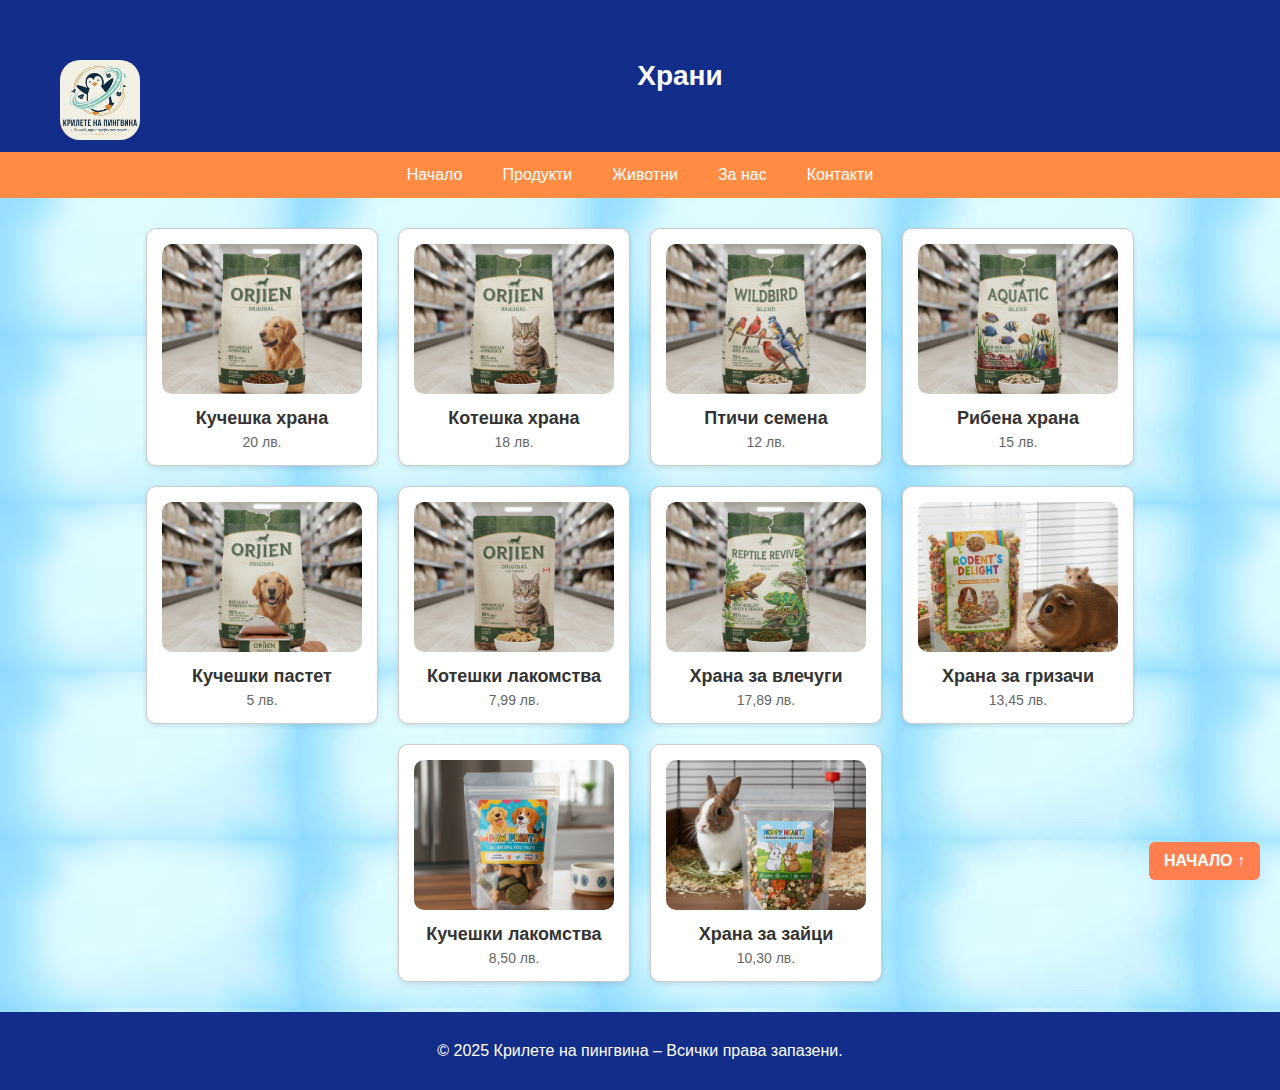
<file: foods.html>
﻿<!DOCTYPE html>

<html lang="en" xmlns="http://www.w3.org/1999/xhtml">
<head>
    <meta charset="utf-8" />
    <title>Продукти-Храни</title>
</head>
<body>
    <header>
        <a href="index.html">
            <img src="Images/logo1.png" alt="Лого на Крилете на пингвина" class="logo">
        </a>
        <h1> Храни</h1>
        <link rel="stylesheet" href="styles.css">
    </header>

    <nav>
        <ul>
            <li><a href="index.html">Начало</a></li>
            <li class="dropdown">
                <a href="#">Продукти</a>
                <div class="dropdown-content">
                    <a href="foods.html">Храни</a>
                    <a href="toys.html">Играчки</a>
                    <a href="accessories.html">Аксесоари</a>
                </div>
            </li>
            <li class="dropdown">
                <a href="#">Животни</a>
                <div class="dropdown-content">
                    <a href="dogs.html">Кучета</a>
                    <a href="cats.html">Котки</a>
                    <a href="fish.html">Риби</a>
                    <a href="parrots.html">Папагали</a>
                </div>
            </li>
            <li><a href="about.html">За нас</a></li>
            <li><a href="contact.html">Контакти</a></li>
        </ul>
    </nav>

    <a class="back-to-top" href="#">НАЧАЛО ↑</a>

    <section class="products">
        <div class="product-card">
            <img src="Images/dogfood.png" alt="Продукт 1">
            <h3>Кучешка храна</h3>
            <p>20 лв.</p>
        </div>
        <div class="product-card">
            <img src="Images/catfood.png" alt="Продукт 2">
            <h3>Котешка храна</h3>
            <p>18 лв.</p>
        </div>
        <div class="product-card">
            <img src="Images/birds.png" alt="Продукт 3">
            <h3>Птичи семена</h3>
            <p>12 лв.</p>
        </div>
        <div class="product-card">
            <img src="Images/fishfood.png" alt="Продукт 4">
            <h3>Рибена храна</h3>
            <p>15 лв.</p>
        </div>
        <div class="product-card">
            <img src="Images/dogpastet.png" alt="Продукт 5">
            <h3>Кучешки пастет</h3>
            <p>5 лв.</p>
        </div>
        <div class="product-card">
            <img src="Images/catlakomstva.png" alt="Продукт 6">
            <h3>Котешки лакомства</h3>
            <p>7,99 лв.</p>
        </div>
        <div class="product-card">
            <img src="Images/foodvlechugo.png" alt="Продукт 7">
            <h3>Храна за влечуги</h3>
            <p>17,89 лв.</p>
        </div>
        <div class="product-card">
            <img src="Images/foodgriz.png" alt="Продукт 8">
            <h3>Храна за гризачи</h3>
            <p>13,45 лв.</p>
        </div>
        <div class="product-card">
            <img src="Images/doglakomstva.png" alt="Продукт 9">
            <h3>Кучешки лакомства</h3>
            <p>8,50 лв.</p>
        </div>
        <div class="product-card">
            <img src="Images/rabbitfood.png" alt="Продукт 10">
            <h3>Храна за зайци</h3>
            <p>10,30 лв.</p>
        </div>
    </section>

    <footer>
        &copy; 2025 Крилете на пингвина – Всички права запазени.
    </footer>

</body>
</html>
</file>
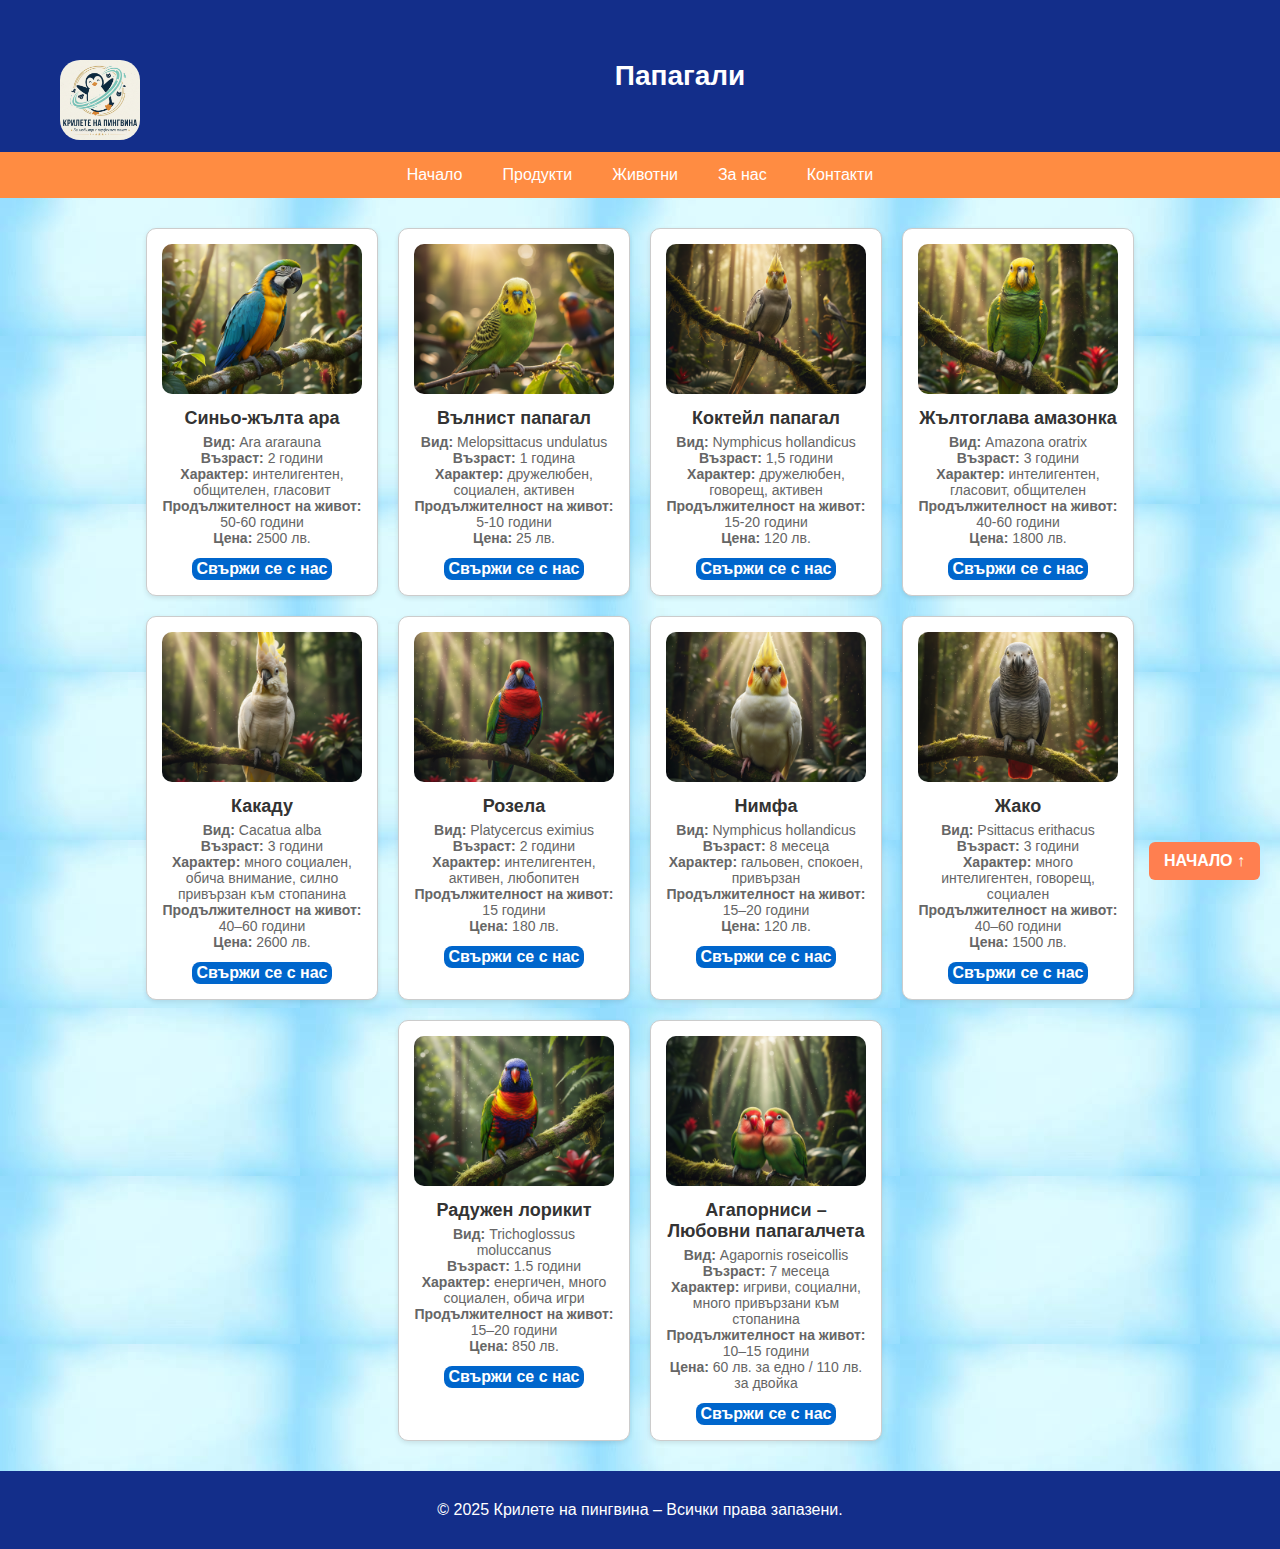
<file: parrots.html>
﻿<!DOCTYPE html>

<html lang="en" xmlns="http://www.w3.org/1999/xhtml">
<head>
    <meta charset="utf-8" />
    <title>Животни - Папагали</title>
    <link rel="stylesheet" href="styles.css">
</head>
<body>
    <header>
        <a href="index.html">
            <img src="Images/logo1.png" alt="Лого на Крилете на пингвина" class="logo">
        </a>
        <h1> Папагали</h1>
    </header>

    <nav>
        <ul>
            <li><a href="index.html">Начало</a></li>
            <li class="dropdown">
                <a href="#">Продукти</a>
                <div class="dropdown-content">
                    <a href="foods.html">Храни</a>
                    <a href="toys.html">Играчки</a>
                    <a href="accessories.html">Аксесоари</a>
                </div>
            </li>
            <li class="dropdown">
                <a href="#">Животни</a>
                <div class="dropdown-content">
                    <a href="dogs.html">Кучета</a>
                    <a href="cats.html">Котки</a>
                    <a href="fish.html">Риби</a>
                    <a href="parrots.html">Папагали</a>
                </div>
            </li>
            <li><a href="about.html">За нас</a></li>
            <li><a href="contact.html">Контакти</a></li>
        </ul>
    </nav>

    <a class="back-to-top" href="#">НАЧАЛО ↑</a>

    <section class="products">

        <div class="product-card">
            <img src="Images/ara.png" alt="Синьо-червенa ара">
            <h3>Синьо-жълта ара</h3>
            <p><strong>Вид:</strong> Ara ararauna</p>
            <p><strong>Възраст:</strong> 2 години</p>
            <p><strong>Характер:</strong> интелигентен, общителен, гласовит</p>
            <p><strong>Продължителност на живот:</strong> 50-60 години</p>
            <p><strong>Цена:</strong> 2500 лв.</p>
            <a href="contact.html" class="btn-contact">Свържи се с нас</a>
        </div>

        <div class="product-card">
            <img src="Images/valnist.png" alt="Вълнист папагал">
            <h3>Вълнист папагал</h3>
            <p><strong>Вид:</strong> Melopsittacus undulatus</p>
            <p><strong>Възраст:</strong> 1 година</p>
            <p><strong>Характер:</strong> дружелюбен, социален, активен</p>
            <p><strong>Продължителност на живот:</strong> 5-10 години</p>
            <p><strong>Цена:</strong> 25 лв.</p>
            <a href="contact.html" class="btn-contact">Свържи се с нас</a>
        </div>

        <div class="product-card">
            <img src=" Images/coktail.png" alt="Коктейл папагал">
            <h3>Коктейл папагал </h3>
            <p><strong>Вид:</strong> Nymphicus hollandicus</p>
            <p><strong>Възраст:</strong> 1,5 години</p>
            <p><strong>Характер:</strong> дружелюбен, говорещ, активен</p>
            <p><strong>Продължителност на живот:</strong> 15-20 години</p>
            <p><strong>Цена:</strong> 120 лв.</p>
            <a href="contact.html" class="btn-contact">Свържи се с нас</a>
        </div>

        <div class="product-card">
            <img src="Images/yellowamazonka.png" alt="Жълтоглава амазонка">
            <h3>Жълтоглава амазонка</h3>
            <p><strong>Вид:</strong> Amazona oratrix</p>
            <p><strong>Възраст:</strong> 3 години</p>
            <p><strong>Характер:</strong> интелигентен, гласовит, общителен</p>
            <p><strong>Продължителност на живот:</strong> 40-60 години</p>
            <p><strong>Цена:</strong> 1800 лв.</p>
            <a href="contact.html" class="btn-contact">Свържи се с нас</a>
        </div>

        <div class="product-card">
            <img src="Images/kakadu.png" alt="Какаду">
            <h3>Какаду</h3>
            <p><strong>Вид:</strong> Cacatua alba</p>
            <p><strong>Възраст:</strong> 3 години</p>
            <p><strong>Характер:</strong> много социален, обича внимание, силно привързан към стопанина</p>
            <p><strong>Продължителност на живот:</strong> 40–60 години</p>
            <p><strong>Цена:</strong> 2600 лв.</p>
            <a href="contact.html" class="btn-contact">Свържи се с нас</a>
        </div>
        <div class="product-card">
            <img src="Images/rozela.png" alt="Розела">
            <h3>Розела</h3>
            <p><strong>Вид:</strong> Platycercus eximius</p>
            <p><strong>Възраст:</strong> 2 години</p>
            <p><strong>Характер:</strong> интелигентен, активен, любопитен</p>
            <p><strong>Продължителност на живот:</strong> 15 години</p>
            <p><strong>Цена:</strong> 180 лв.</p>
            <a href="contact.html" class="btn-contact">Свържи се с нас</a>
        </div>
        <div class="product-card">
            <img src="Images/nimfa.png" alt="Нимфа">
            <h3>Нимфа</h3>
            <p><strong>Вид:</strong> Nymphicus hollandicus</p>
            <p><strong>Възраст:</strong> 8 месеца</p>
            <p><strong>Характер:</strong> гальовен, спокоен, привързан</p>
            <p><strong>Продължителност на живот:</strong> 15–20 години</p>
            <p><strong>Цена:</strong> 120 лв.</p>
            <a href="contact.html" class="btn-contact">Свържи се с нас</a>
        </div>
        <div class="product-card">
            <img src="Images/jako.png" alt="Жако">
            <h3>Жако</h3>
            <p><strong>Вид:</strong> Psittacus erithacus</p>
            <p><strong>Възраст:</strong> 3 години</p>
            <p><strong>Характер:</strong> много интелигентен, говорещ, социален</p>
            <p><strong>Продължителност на живот:</strong> 40–60 години</p>
            <p><strong>Цена:</strong> 1500 лв.</p>
            <a href="contact.html" class="btn-contact">Свържи се с нас</a>
        </div>
        <div class="product-card">
            <img src="Images/lori.png" alt="Радужен лорикит">
            <h3>Радужен лорикит</h3>
            <p><strong>Вид:</strong> Trichoglossus moluccanus</p>
            <p><strong>Възраст:</strong> 1.5 години</p>
            <p><strong>Характер:</strong> енергичен, много социален, обича игри</p>
            <p><strong>Продължителност на живот:</strong> 15–20 години</p>
            <p><strong>Цена:</strong> 850 лв.</p>
            <a href="contact.html" class="btn-contact">Свържи се с нас</a>
        </div>
        <div class="product-card">
            <img src="Images/loveparrots.png" alt="Любовни папагалчета - Агапорниси">
            <h3>Агапорниси – Любовни папагалчета</h3>
            <p><strong>Вид:</strong> Agapornis roseicollis</p>
            <p><strong>Възраст:</strong> 7 месеца</p>
            <p><strong>Характер:</strong> игриви, социални, много привързани към стопанина</p>
            <p><strong>Продължителност на живот:</strong> 10–15 години</p>
            <p><strong>Цена:</strong> 60 лв. за едно / 110 лв. за двойка</p>
            <a href="contact.html" class="btn-contact">Свържи се с нас</a>
        </div>
    </section>

    <footer>
        &copy; 2025 Крилете на пингвина – Всички права запазени.
    </footer>
</body>
</html>
</file>
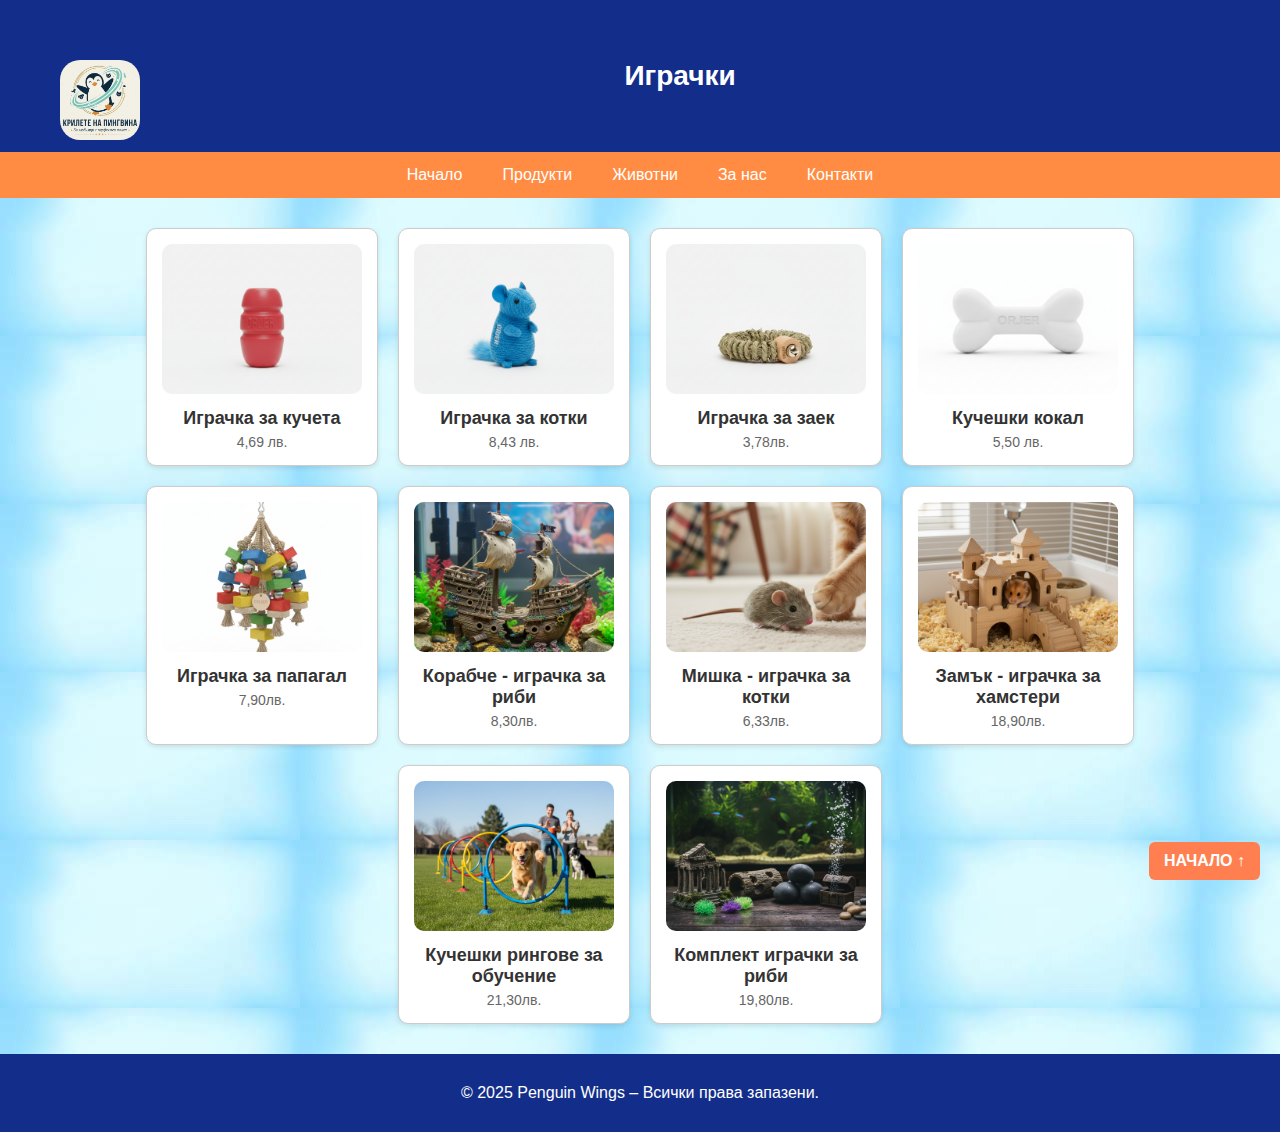
<file: toys.html>
﻿<!DOCTYPE html>

<html lang="en" xmlns="http://www.w3.org/1999/xhtml">
<head>
    <meta charset="utf-8" />
    <title> Продукти - Играчки</title>
    <link rel="stylesheet" href="styles.css">
</head>
<body>
    <header>
        <a href="index.html">
            <img src="Images/logo1.png" alt="Лого на Penguin Wings" class="logo">
        </a>
        <h1>Играчки</h1>
    </header>

    <nav>
        <ul>
            <li><a href="index.html">Начало</a></li>
            <li class="dropdown">
                <a href="#">Продукти</a>
                <div class="dropdown-content">
                    <a href="foods.html">Храни</a>
                    <a href="toys.html">Играчки</a>
                    <a href="accessories.html">Аксесоари</a>
                </div>
            </li>
            <li class="dropdown">
                <a href="#">Животни</a>
                <div class="dropdown-content">
                    <a href="dogs.html">Кучета</a>
                    <a href="cats.html">Котки</a>
                    <a href="fish.html">Риби</a>
                    <a href="parrots.html">Папагали</a>
                </div>
            </li>
            <li><a href="about.html">За нас</a></li>
            <li><a href="contact.html">Контакти</a></li>
        </ul>
    </nav>

    <a class="back-to-top" href="#">НАЧАЛО ↑</a>

    <section class="toys products">
        <div class="product-card">
            <img src="Images/dogtoy.png" alt="Продукт 1">
            <h3>Играчка за кучета</h3>
            <p>4,69 лв.</p>
        </div>
        <div class="product-card">
            <img src="Images/cattoy.png" alt="Продукт 2">
            <h3>Играчка за котки</h3>
            <p>8,43 лв.</p>
        </div>
        <div class="product-card">
            <img src="Images/rabittoy.png" alt="Продукт 3">
            <h3>Играчка за заек</h3>
            <p>3,78лв.</p>
        </div>
        <div class="product-card">
            <img src="Images/dogkokal.png" alt="Продукт 4">
            <h3>Кучешки кокал</h3>
            <p>5,50 лв.</p>
        </div>
        <div class="product-card">
            <img src="Images/parrottoy.png" alt="Продукт 5">
            <h3>Играчка за папагал</h3>
            <p>7,90лв.</p>
        </div>
        <div class="product-card">
            <img src="Images/fishtoy.png" alt="Продукт 6">
            <h3>Корабче - играчка за риби</h3>
            <p>8,30лв.</p>
        </div>
        <div class="product-card">
            <img src="Images/mousetoy.png" alt="Продукт 7">
            <h3>Мишка - играчка за котки</h3>
            <p>6,33лв.</p>
        </div>
        <div class="product-card">
            <img src="Images/castletoy.png" alt="Продукт 8">
            <h3>Замък - играчка за хамстери</h3>
            <p>18,90лв.</p>
        </div>
        <div class="product-card">
            <img src="Images/dogrings.png" alt="Продукт 9">
            <h3>Кучешки рингове за обучение</h3>
            <p>21,30лв.</p>
        </div>
        <div class="product-card">
            <img src="Images/komplekttoys.png" alt="Продукт 6">
            <h3>Комплект играчки за риби</h3>
            <p>19,80лв.</p>
        </div>
    </section>

    <footer>
        &copy; 2025 Penguin Wings – Всички права запазени.
    </footer>
</body>
</html>
</file>
<file: styles.css>
﻿body {
    background-image: url('Images/lightblue.jpeg');
    font-family: Arial, sans-serif;
    margin: 0;
    padding: 0;
    background-color: #f6f9fc;
}

header {
    padding:60px;
    text-align: center;
    color: white;
    background-color: #132e8a;
    position:relative;
}
    header .logo {
        width: 80px; 
        height: auto; 
        display: block;
        margin: 0 auto 10px; 
        float: left;
        border-radius: 20px;
    }
.logo {
    width: 120px;  
    transition: transform 0.3s ease;
}

    .logo:hover {
        transform: scale(1.1);
    }

header h1 {
    margin: 0;
    font-size: 28px;
    color: white;
}

nav {
    text-align: center;
    background-color: #FF8C42;
}
nav ul {
    list-style: none;
    margin: 0 auto;
    padding: 0;
    background-color: #333;
    display: inline-flex;
}

    nav ul li {
        position: relative;
        background-color: #FF8C42;
    }

        nav ul li a {
            display: block;
            color: white;
            padding: 14px 20px;
            text-decoration: none;
        }

            nav ul li a:hover {
                background-color: #4bb4be;
            }

.dropdown-content {
    display: none;
    position: absolute;
    top: 100%;
    left: 0;
    background-color: #f9f9f9;
    min-width: 160px;
    box-shadow: 0 8px 16px rgba(0,0,0,0.2);
    z-index: 1000;
}

    .dropdown-content a {
        display: block;
        color: #000000;
        padding: 12px 16px;
        text-decoration: none;
    }

        .dropdown-content a:hover {
            background-color: #4bb4be;
        }

.dropdown:hover .dropdown-content {
    display: block;
}


.back-to-top {
    position: fixed;
    bottom: 20px;
    right: 20px;
    background: coral;
    color: white;
    padding: 10px 15px;
    border-radius: 6px;
    text-decoration: none;
    font-weight: bold;
}
.products {
    display: flex;
    flex-wrap:wrap; 
    justify-content: center; 
    gap: 20px;
    padding: 30px;
}
.product-card {
    background-color: white;
    border: 1px solid #ccc;
    border-radius: 10px;
    width: 200px;
    text-align: center;
    padding: 15px;
    box-shadow: 0 2px 5px rgba(0,0,0,0.1);
    transition: transform 0.2s;
}
    .product-card:hover {
        transform: translateY(-5px);
    }

    .product-card img {
        width: 100%;
        height: 150px;
        object-fit: cover;
        border-radius: 10px;
    }

    .product-card h3 {
        margin: 10px 0 5px 0;
        font-size: 18px;
        color: #333;
    }

    .product-card p {
        margin: 0;
        color: #666;
        font-size: 14px;
    }
.about-container {
    width: 80%;
    margin: 30px auto;
    background: white;
    padding: 25px;
    border-radius: 12px;
    box-shadow: 0 2px 6px rgba(0,0,0,0.15);
}

.about-text {
    font-size: 18px;
    line-height: 1.6;
    margin-bottom: 30px;
}

.info-table {
    width: 100%;
    margin: 20px 0;
    font-size: 16px;
}

    .info-table th {
        background: #00bbff;
        color: white;
        padding: 12px;
        text-align: left;
    }

    .info-table td {
        padding: 12px;
        border-bottom: 1px solid #ddd;
    }

    .info-table tr:hover {
        background: #eefaff;
    }

.btn-contact {
    padding: 2px 5px;
    background: #0066cc;
    color: #fff;
    border-radius: 8px;
    text-decoration: none;
    font-weight: bold;
    transition: 0.3s;
    display: inline-block;
    margin-top: 12px;
}

    .btn-contact:hover {
        background: #0080ff;
    }
.contact-form {
    display: flex;
    flex-direction: column;
    gap: 12px;
    margin-top: 20px;
}

    .contact-form input,
    .contact-form textarea {
        padding: 10px;
        border: 1px solid #bbb;
        border-radius: 6px;
        font-size: 16px;
        width: 100%;
    }

.send-btn {
    background: #00bbff;
    color: white;
    border: none;
    padding: 12px 18px;
    border-radius: 8px;
    cursor: pointer;
    font-size: 16px;
    transition: 0.3s;
}

    .send-btn:hover {
        background: #0288cc;
    }

.animals {
    text-align: center;
    padding: 20px;
}

    .animals img {
        width: 250px;
        height: 200px;
        object-fit: cover;
        border-radius: 10px;
        margin: 5px;
    }
        .animals img:hover {
            box-shadow: 0 0 20px #00bbff;
        }


.categories {
    display: flex;
    justify-content: space-around;
    margin: 30px 0;
    text-align: center;
}

    .categories img {
        width: 110px;
        height: 110px;
        object-fit: cover;
        border-radius: 50%;
    }

.categories img:hover {
    box-shadow: 0 0 20px #00bbff;
}

.contact-container {
    width: 80%;
    margin: 30px auto;
    background: #ffffff;
    padding: 30px;
    border-radius: 12px;
    box-shadow: 0 2px 10px rgba(0, 0, 0, 0.15);
}

.title {
    text-align: center;
    font-size: 32px;
    margin-bottom: 25px;
    color: #132e8a;
    font-weight: bold;
}

.info {
    background: #f4fbff;
    padding: 20px;
    margin-bottom: 25px;
    border-left: 6px solid #00bbff;
    border-radius: 8px;
}

    .info h2 {
        color: #132e8a;
        margin-bottom: 10px;
        font-size: 24px;
    }

    .info p, .info li {
        font-size: 17px;
        color: #333;
    }

    .info img {
        width: 100%;
        max-width: 500px;
        display: block;
        margin: 10px auto;
        border-radius: 10px;
    }

.video {
    text-align: center;
    background: #ffefd5;
    padding: 25px;
    border-radius: 10px;
    border-left: 6px solid #ff9800;
    margin-bottom: 25px;
}

    .video h2 {
        font-size: 24px;
        color: #d97706;
    }

    .video a {
        background: #ff9800;
        color: white;
        padding: 12px 20px;
        border-radius: 8px;
        text-decoration: none;
        font-weight: bold;
        display: inline-block;
        margin-top: 10px;
    }

        .video a:hover {
            background: #e68900;
        }

.contact-form {
    display: flex;
    flex-direction: column;
    gap: 12px;
}

    .contact-form input,
    .contact-form textarea {
        padding: 12px;
        border: 1px solid #aaa;
        border-radius: 6px;
        font-size: 16px;
        width: 100%;
    }

.send-btn {
    background: #00bbff;
    color: white;
    border: none;
    padding: 14px;
    border-radius: 8px;
    cursor: pointer;
    font-size: 18px;
    font-weight: bold;
    transition: 0.3s;
}

    .send-btn:hover {
        background: #0288cc;
    }

    footer {
        background-color: #132e8a;
        color: white;
        text-align: center;
        padding: 30px;
    }
</file>
